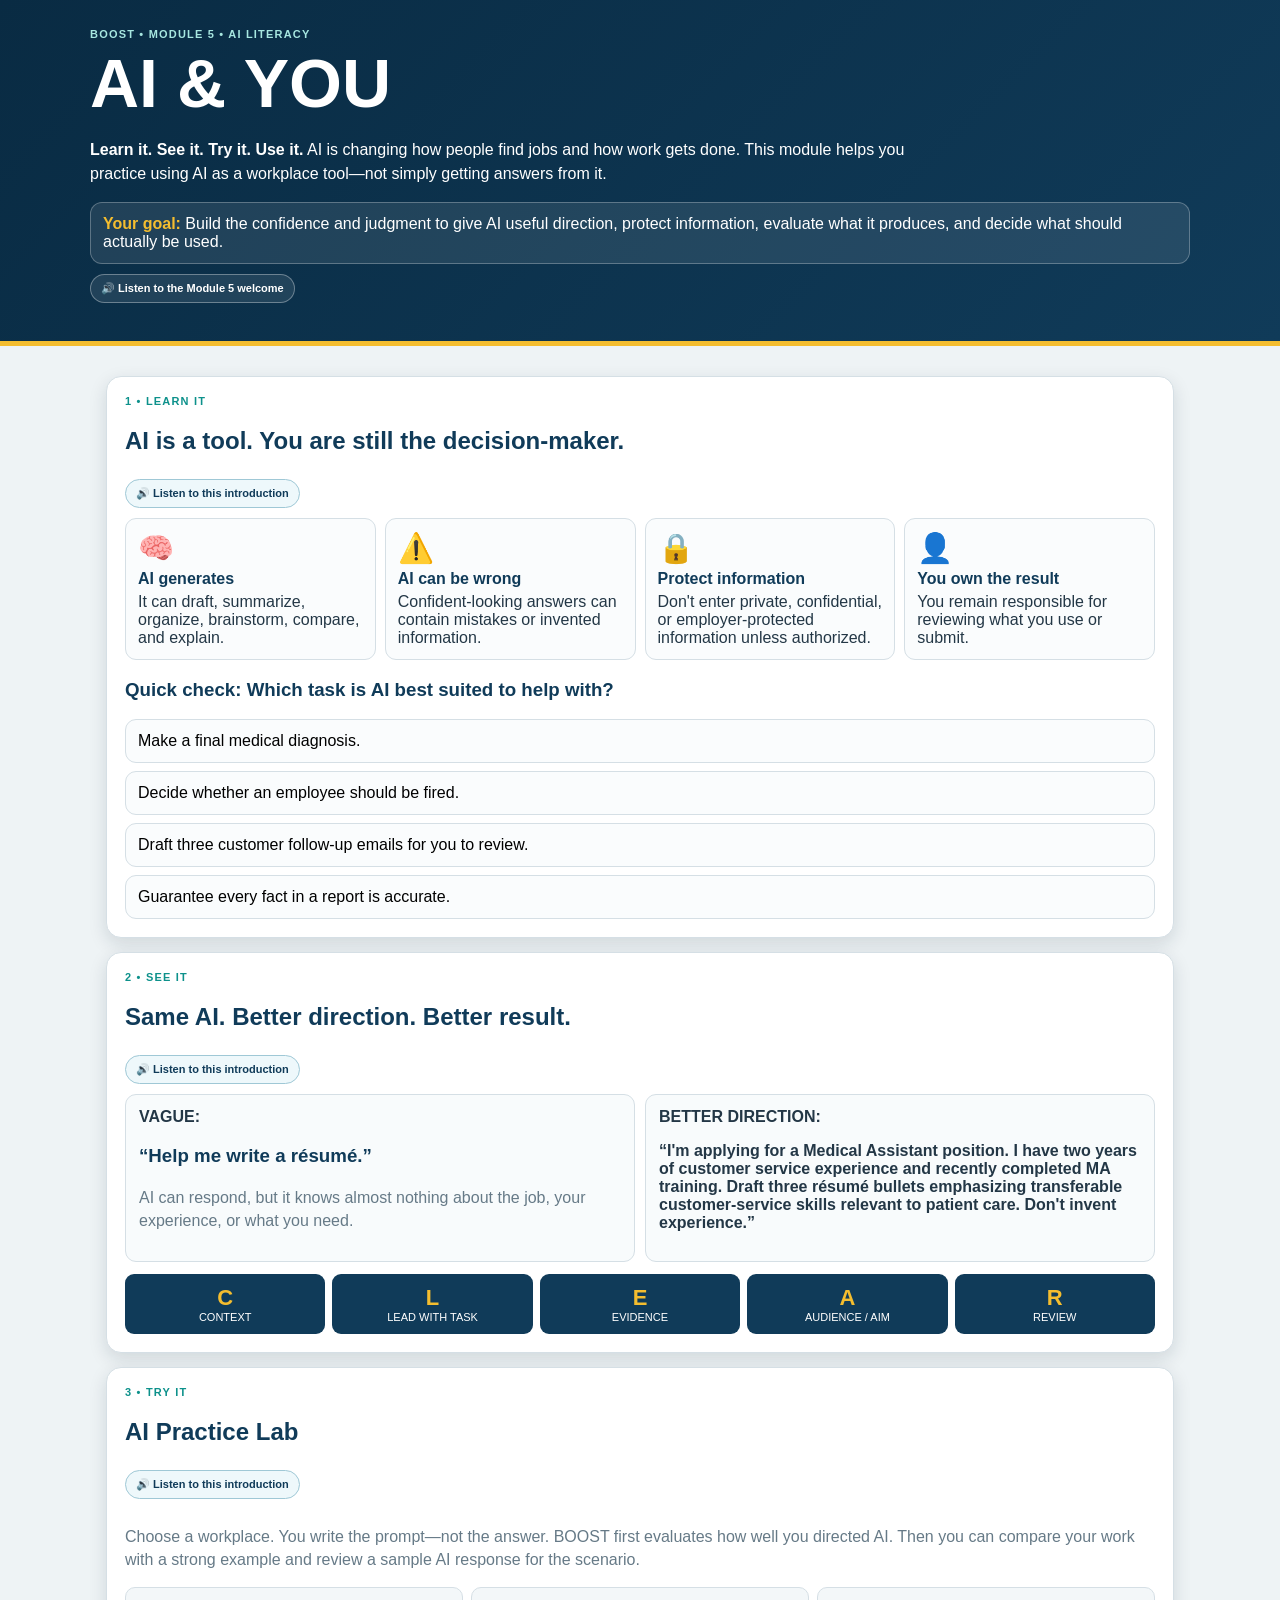
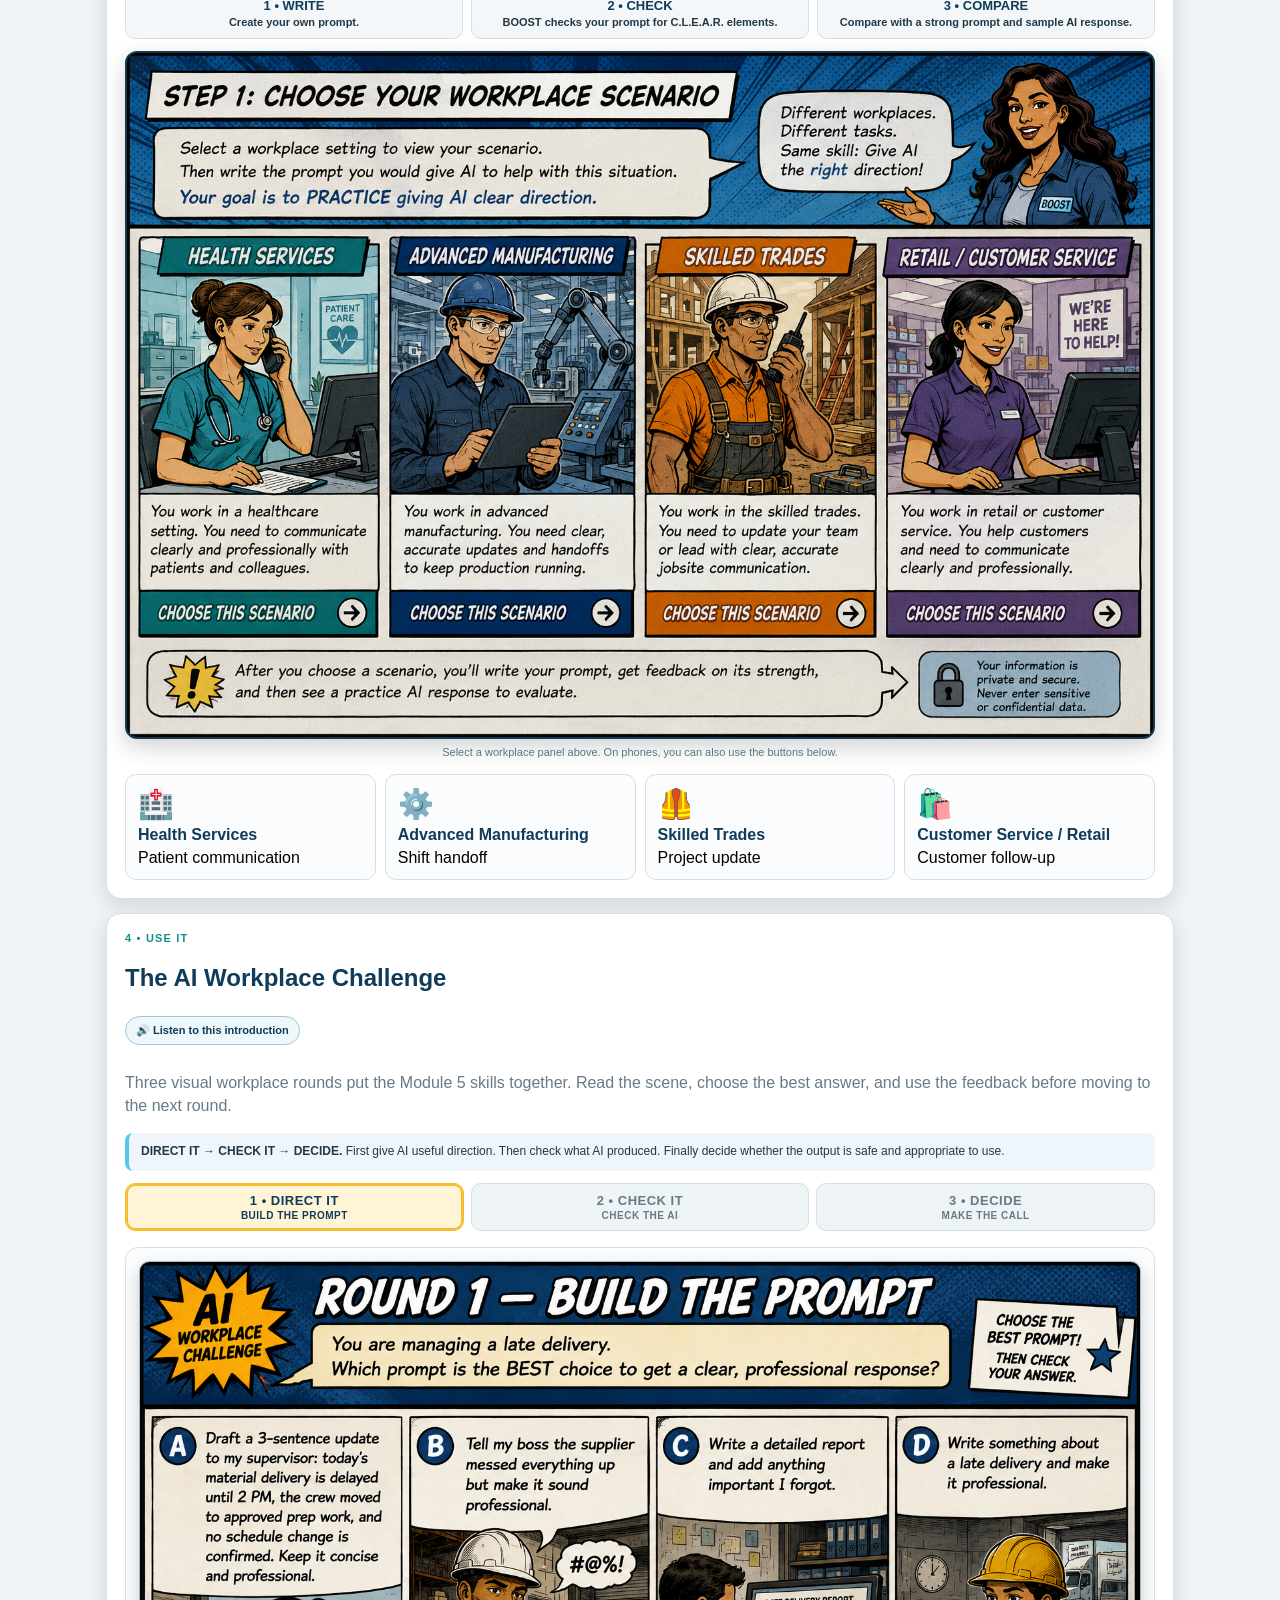
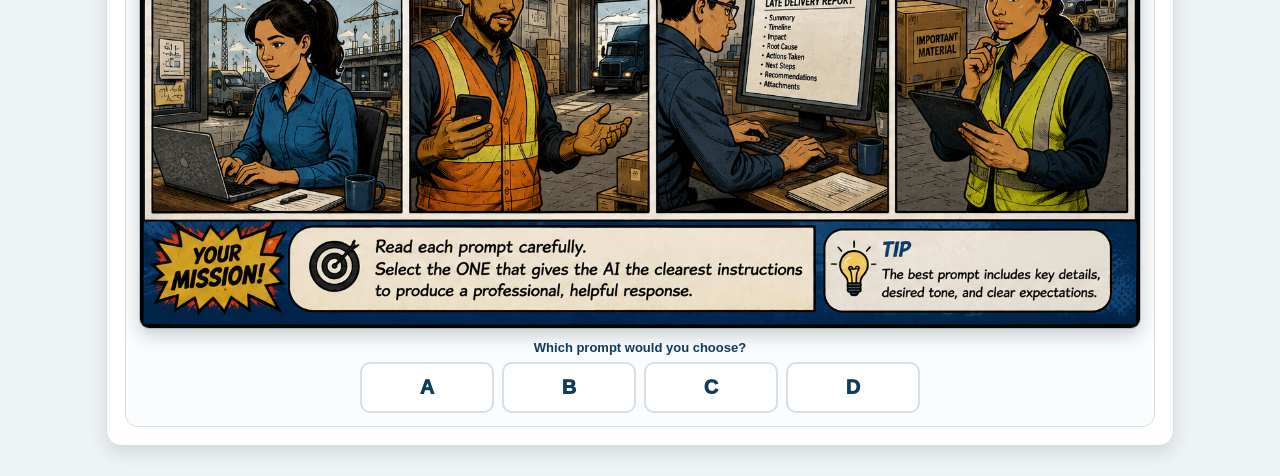
<file: index.html>
<!doctype html><html><head><meta charset="utf-8"><meta name="viewport" content="width=device-width,initial-scale=1"><title>BOOST Module 5 — AI & YOU</title>
<style>
:root{--n:#103b59;--t:#0d918b;--g:#f4bd2f;--i:#233746;--m:#667a87;--l:#d5dfe5}*{box-sizing:border-box}body{margin:0;font-family:Arial,sans-serif;background:#eef3f5;color:var(--i)}button,textarea{font:inherit}.w{max-width:1100px;margin:auto}.hero{background:linear-gradient(135deg,#092b43,var(--n));color:white;border-bottom:5px solid var(--g);padding:28px 16px}.hero h1{font-size:clamp(38px,7vw,68px);margin:4px 0}.hero p{max-width:820px;line-height:1.5}.goal{padding:12px;background:#ffffff18;border:1px solid #ffffff44;border-radius:12px}.goal b{color:var(--g)}main .w{padding:16px}.p{background:white;border:1px solid var(--l);border-radius:15px;padding:18px;margin:14px 0;box-shadow:0 6px 18px #1232}.step{font-size:11px;font-weight:900;letter-spacing:1.2px;color:var(--t);text-transform:uppercase}h2,h3{color:var(--n)}.sub{color:var(--m);line-height:1.45}.grid4{display:grid;grid-template-columns:repeat(4,1fr);gap:9px}.card,.sector,.ans{border:1px solid var(--l);border-radius:11px;padding:12px;background:#fafcfd}.card b,.sector b{display:block;color:var(--n);margin:5px 0}.ico{font-size:29px}.ans,.sector{cursor:pointer;text-align:left}.ans:hover,.sector:hover,.sector.sel{border-color:var(--t);background:#eef9f7}.answers{display:grid;gap:8px}.fb{display:none;margin-top:9px;padding:10px;border-radius:8px;background:#f1f6f8}.fb.show{display:block}.compare{display:grid;grid-template-columns:1fr 1fr;gap:10px}.box{border:1px solid var(--l);border-radius:11px;padding:13px;background:#f8fbfc}.clear{display:grid;grid-template-columns:repeat(5,1fr);gap:7px;margin-top:12px}.ci{background:var(--n);color:white;border-radius:9px;padding:9px;text-align:center;font-size:11px}.ci b{display:block;color:var(--g);font-size:22px}.lab{display:none}.lab.show{display:block}.scenario{background:#eaf7f5;border-left:4px solid var(--t);padding:13px;border-radius:9px;line-height:1.45}textarea{width:100%;min-height:120px;border:1px solid #b9c8d1;border-radius:9px;padding:11px}.btn{border:0;border-radius:9px;padding:11px 15px;font-weight:900;cursor:pointer;background:var(--n);color:white}.gold{background:var(--g);color:#24323b}.actions{display:flex;gap:8px;flex-wrap:wrap;margin-top:10px}.score{display:none}.score.show,.result.show{display:block}.row{display:grid;grid-template-columns:170px 1fr 40px;gap:8px;align-items:center;margin:8px 0}.bar{height:13px;background:#dce5e9;border-radius:99px;overflow:hidden}.bar span{display:block;height:100%;background:var(--t)}.ai{display:none;background:#f2f5f7;border:1px solid var(--l);padding:13px;border-radius:10px;margin-top:10px}.ai.show{display:block}.result{display:none}.rh{background:var(--n);color:white;border-radius:13px;padding:17px}.big{font-size:48px;color:var(--g);font-weight:1000}.privacy{background:#fff4d6;border-left:4px solid var(--g);padding:10px;border-radius:8px;margin-top:10px;font-size:13px}.badge{display:inline-block;background:#e7f4f2;border-radius:99px;padding:6px 9px;margin:3px;font-size:11px;font-weight:900}@media(max-width:750px){.grid4,.compare{grid-template-columns:1fr 1fr}.clear{grid-template-columns:1fr}}@media(max-width:480px){.grid4,.compare{grid-template-columns:1fr}}@media print{.hero,.content,.actions{display:none!important}.result{display:block!important}.p{box-shadow:none;border:0}}

.narrateBtn{border:1px solid #9fc8d6;background:#eef8fb;color:var(--n);border-radius:999px;padding:7px 10px;font-size:11px;font-weight:900;cursor:pointer;margin:4px 0 10px}
.narrateBtn:hover{background:#dff2f6}
.narratorDock{position:fixed;right:14px;bottom:14px;z-index:90;width:min(360px,calc(100vw - 28px));background:#092b43;color:#fff;border:1px solid #3d6680;border-radius:14px;box-shadow:0 14px 34px #0005;padding:11px;display:none}
.narratorDock.show{display:block}
.narratorTop{display:flex;justify-content:space-between;gap:8px;align-items:center}
.narratorTitle{font-size:11px;font-weight:900;letter-spacing:.9px;text-transform:uppercase;color:#a7e7e0}
.narratorNow{font-size:13px;font-weight:800;margin-top:4px;white-space:nowrap;overflow:hidden;text-overflow:ellipsis}
.narratorControls{display:flex;gap:6px;flex-wrap:wrap;margin-top:9px}
.narratorControls button{border:0;border-radius:7px;padding:7px 9px;font-size:11px;font-weight:900;cursor:pointer}
.nPlay{background:var(--g);color:#26343c}.nDark{background:#214b67;color:#fff}.nClose{background:#6d3940;color:#fff}
.narratorStatus{font-size:10px;color:#b8cedb;margin-top:7px;line-height:1.35}
@media print{.narratorDock,.narrateBtn{display:none!important}}


.visualSelector{margin:12px 0 16px}.selectorWrap{position:relative;border:2px solid #17384e;border-radius:12px;overflow:hidden;background:#0d3150;box-shadow:0 8px 22px #1233}.selectorWrap img{display:block;width:100%;height:auto}
.hotspot{position:absolute;top:27%;height:60%;border:0;background:transparent;cursor:pointer;border-radius:8px}
.hotspot:hover,.hotspot:focus{outline:4px solid rgba(244,189,47,.9);background:rgba(244,189,47,.08)}
.hotspot.health{left:1%;width:23.5%}.hotspot.mfg{left:25.5%;width:23.5%}.hotspot.trades{left:50.5%;width:22.5%}.hotspot.retail{left:74%;width:24%}
.selectorHint{text-align:center;color:var(--m);font-size:11px;margin-top:7px}
.fallbackSectors{margin-top:10px}
@media(max-width:600px){.selectorWrap{overflow-x:auto}.selectorWrap img{width:900px;max-width:none}.hotspot{display:none}.selectorHint:after{content:" Use the buttons below on smaller screens."}}


.clearItem{cursor:pointer;border:2px solid transparent}
.clearItem:hover,.clearItem:focus{border-color:var(--g);transform:translateY(-1px)}
.clearItem.active{background:#155274;border-color:var(--g)}
.clearExplain{display:none;margin-top:10px;border:1px solid var(--l);border-radius:11px;padding:13px;background:#f8fbfc}
.clearExplain.show{display:block}
.clearCompare{display:grid;grid-template-columns:1fr 1fr;gap:10px;margin-top:8px}
.exampleCard{border-radius:9px;padding:11px;font-size:12px;line-height:1.45}
.exampleCard.good{background:#e9f6ed;border:1px solid #b9ddc4}
.exampleCard.bad{background:#fff0f0;border:1px solid #e7c2c2}
.exampleCard b{display:block;margin-bottom:4px}
.flowSteps{display:grid;grid-template-columns:repeat(3,1fr);gap:8px;margin:12px 0}
.flowStep{background:#f3f7f9;border:1px solid var(--l);border-radius:10px;padding:10px;text-align:center;font-size:11px;font-weight:800}
.flowStep strong{display:block;color:var(--n);font-size:13px;margin-bottom:3px}
.pilotNote{background:#eef6fb;border-left:4px solid #55c7e8;border-radius:8px;padding:10px;margin-top:10px;font-size:12px;line-height:1.45}
#sampleResponseBtn{display:none}
#sampleResponseBtn.show{display:inline-block}
@media(max-width:700px){.clearCompare,.flowSteps{grid-template-columns:1fr}}


.challengeProgress{display:grid;grid-template-columns:repeat(3,1fr);gap:7px;margin:12px 0 16px}.challengeStage{border:1px solid var(--l);border-radius:10px;padding:9px 7px;text-align:center;background:#eef3f5;color:var(--m);font-size:10px;font-weight:900;letter-spacing:.5px;text-transform:uppercase}.challengeStage b{display:block;font-size:13px;color:inherit;margin-bottom:2px}.challengeStage.active{background:#fff5d6;border-color:var(--g);color:var(--n);box-shadow:inset 0 0 0 2px var(--g)}.challengeStage.done{background:#e8f5ec;border-color:#73aa84;color:#356947}.challengeStage.done:before{content:'✓ ';font-weight:1000}.challengeRound{display:none;border:1px solid var(--l);border-radius:13px;padding:13px;margin-top:10px;background:#fbfcfd}.challengeRound.active{display:block}.challengeArt{width:100%;height:auto;display:block;border-radius:10px;border:1px solid #aabac3;box-shadow:0 7px 18px #1233}.challengeInstruction{text-align:center;font-size:13px;font-weight:900;color:var(--n);margin:11px 0 7px}.letterAnswers{display:grid;grid-template-columns:repeat(4,1fr);gap:8px;max-width:560px;margin:0 auto}.letterAns{border:2px solid var(--l);border-radius:10px;background:#fff;padding:12px 6px;font-weight:1000;font-size:20px;color:var(--n);cursor:pointer}.letterAns:hover{border-color:var(--g);background:#fff9e6}.letterAns.correct{background:#e8f5ec;border-color:#4c9a67;color:#356947}.letterAns.wrong{background:#fff0f0;border-color:#b95050;color:#8d3838}.roundFeedback{display:none;margin:11px auto 0;max-width:760px;padding:11px 13px;border-radius:9px;background:#f1f6f8;line-height:1.45;font-size:13px}.roundFeedback.show{display:block}.roundContinue{display:none;text-align:center;margin-top:10px}.roundContinue.show{display:block}.challengeIntro{background:#eef6fb;border-left:4px solid #55c7e8;border-radius:8px;padding:10px 12px;font-size:12px;line-height:1.45}@media(max-width:600px){.challengeProgress{grid-template-columns:1fr}.letterAns{font-size:18px;padding:10px 4px}}
</style></head><body>
<header class="hero"><div class="w"><div class="step" style="color:#a7e7e0">BOOST • MODULE 5 • AI LITERACY</div><h1>AI & YOU</h1><p><b>Learn it. See it. Try it. Use it.</b> AI is changing how people find jobs and how work gets done. This module helps you practice using AI as a workplace tool—not simply getting answers from it.</p><div class="goal"><b>Your goal:</b> Build the confidence and judgment to give AI useful direction, protect information, evaluate what it produces, and decide what should actually be used.</div><button class="narrateBtn" style="margin-top:10px;background:#ffffff18;color:#fff;border-color:#ffffff55" onclick="narrate('intro')">🔊 Listen to the Module 5 welcome</button></div></header>
<main><div class="w"><div class="content">
<section class="p"><div class="step">1 • Learn It</div><h2>AI is a tool. You are still the decision-maker.</h2><button class="narrateBtn" onclick="narrate('learn')">🔊 Listen to this introduction</button><div class="grid4"><div class="card"><span class="ico">🧠</span><b>AI generates</b>It can draft, summarize, organize, brainstorm, compare, and explain.</div><div class="card"><span class="ico">⚠️</span><b>AI can be wrong</b>Confident-looking answers can contain mistakes or invented information.</div><div class="card"><span class="ico">🔒</span><b>Protect information</b>Don't enter private, confidential, or employer-protected information unless authorized.</div><div class="card"><span class="ico">👤</span><b>You own the result</b>You remain responsible for reviewing what you use or submit.</div></div><h3>Quick check: Which task is AI best suited to help with?</h3><div class="answers" id="learn"><button class="ans" onclick="quiz(this,0,false)">Make a final medical diagnosis.</button><button class="ans" onclick="quiz(this,0,false)">Decide whether an employee should be fired.</button><button class="ans" onclick="quiz(this,0,true)">Draft three customer follow-up emails for you to review.</button><button class="ans" onclick="quiz(this,0,false)">Guarantee every fact in a report is accurate.</button></div><div class="fb" id="f0"></div></section>
<section class="p"><div class="step">2 • See It</div><h2>Same AI. Better direction. Better result.</h2><button class="narrateBtn" onclick="narrate('see')">🔊 Listen to this introduction</button><div class="compare"><div class="box"><b>VAGUE:</b><h3>“Help me write a résumé.”</h3><p class="sub">AI can respond, but it knows almost nothing about the job, your experience, or what you need.</p></div><div class="box"><b>BETTER DIRECTION:</b><p><strong>“I'm applying for a Medical Assistant position. I have two years of customer service experience and recently completed MA training. Draft three résumé bullets emphasizing transferable customer-service skills relevant to patient care. Don't invent experience.”</strong></p></div></div><div class="clear">
<button type="button" class="ci clearItem" onclick="showClear('c',this)"><b>C</b>CONTEXT</button>
<button type="button" class="ci clearItem" onclick="showClear('l',this)"><b>L</b>LEAD WITH TASK</button>
<button type="button" class="ci clearItem" onclick="showClear('e',this)"><b>E</b>EVIDENCE</button>
<button type="button" class="ci clearItem" onclick="showClear('a',this)"><b>A</b>AUDIENCE / AIM</button>
<button type="button" class="ci clearItem" onclick="showClear('r',this)"><b>R</b>REVIEW</button>
</div>
<div class="clearExplain" id="clearExplain">
  <h3 id="clearTitle" style="margin-top:0">C — Context</h3>
  <p class="sub" id="clearWhy"></p>
  <div class="clearCompare">
    <div class="exampleCard bad"><b>NOT CLEAR</b><span id="clearBad"></span></div>
    <div class="exampleCard good"><b>CLEARER</b><span id="clearGood"></span></div>
  </div>
</div></section>
<section class="p"><div class="step">3 • Try It</div><h2>AI Practice Lab</h2><button class="narrateBtn" onclick="narrate('try')">🔊 Listen to this introduction</button><p class="sub">Choose a workplace. You write the prompt—not the answer. BOOST first evaluates how well you directed AI. Then you can compare your work with a strong example and review a sample AI response for the scenario.</p><div class="flowSteps">
<div class="flowStep"><strong>1 • WRITE</strong>Create your own prompt.</div>
<div class="flowStep"><strong>2 • CHECK</strong>BOOST checks your prompt for C.L.E.A.R. elements.</div>
<div class="flowStep"><strong>3 • COMPARE</strong>Compare with a strong prompt and sample AI response.</div>
</div>
<div class="visualSelector">
<div class="selectorWrap">
<img src="assets/images/boost_m5_workplace_scenario_selector.png" alt="Graphic novel workplace scenario selector showing Health Services, Advanced Manufacturing, Skilled Trades, and Retail or Customer Service">
<button class="hotspot health" aria-label="Choose Health Services scenario" onclick="pickVisual('health')"></button>
<button class="hotspot mfg" aria-label="Choose Advanced Manufacturing scenario" onclick="pickVisual('mfg')"></button>
<button class="hotspot trades" aria-label="Choose Skilled Trades scenario" onclick="pickVisual('trades')"></button>
<button class="hotspot retail" aria-label="Choose Retail or Customer Service scenario" onclick="pickVisual('retail')"></button>
</div>
<div class="selectorHint">Select a workplace panel above. On phones, you can also use the buttons below.</div>
</div>
<div class="grid4 fallbackSectors">
<button class="sector" data-sector="health" onclick="pick('health',this)"><span class="ico">🏥</span><b>Health Services</b>Patient communication</button>
<button class="sector" data-sector="mfg" onclick="pick('mfg',this)"><span class="ico">⚙️</span><b>Advanced Manufacturing</b>Shift handoff</button>
<button class="sector" data-sector="trades" onclick="pick('trades',this)"><span class="ico">🦺</span><b>Skilled Trades</b>Project update</button>
<button class="sector" data-sector="retail" onclick="pick('retail',this)"><span class="ico">🛍️</span><b>Customer Service / Retail</b>Customer follow-up</button>
</div><div class="lab" id="lab"><div class="scenario" id="sc"></div><button class="narrateBtn" onclick="narrateScenario()">🔊 Hear this workplace scenario</button><h3>Write the prompt you would give AI</h3><textarea id="prompt" placeholder="Give AI context, a clear task, important details, the audience/aim, and boundaries…"></textarea><div class="privacy">🔒 <b>Practice rule:</b> These scenarios are fictional. In real life, stop before entering private, confidential, patient, customer, employee, or employer-protected information into an AI tool.</div><div class="actions"><button class="btn" onclick="scorePrompt()">1 • CHECK MY PROMPT</button><button class="btn gold" onclick="example()">2 • LOAD A STRONG EXAMPLE PROMPT</button></div><div class="score" id="ps"><h3>Prompt Strength: <span id="pt">0</span>/5</h3><div id="rows"></div><div class="pilotNote"><b>Pilot note:</b> This version does not send your typed prompt to a live AI model. After you check your prompt, you can load a strong example and then view the sample AI response designed for this scenario.</div><div class="actions"><button class="btn gold" id="sampleResponseBtn" onclick="send()">3 • SHOW SAMPLE AI RESPONSE</button></div></div><div class="ai" id="ai"><b>SAMPLE AI RESPONSE FOR THIS SCENARIO</b><p id="ait"></p><h3>Would you use this response as written?</h3><div class="answers"><button class="ans" onclick="judge(this,'use')">USE IT</button><button class="ans" onclick="judge(this,'edit')">EDIT IT</button><button class="ans" onclick="judge(this,'reject')">REJECT IT</button></div><div class="fb" id="jf"></div></div></div></section>
<section class="p"><div class="step">4 • Use It</div><h2>The AI Workplace Challenge</h2><button class="narrateBtn" onclick="narrate('use')">🔊 Listen to this introduction</button><p class="sub">Three visual workplace rounds put the Module 5 skills together. Read the scene, choose the best answer, and use the feedback before moving to the next round.</p><div class="challengeIntro"><b>DIRECT IT → CHECK IT → DECIDE.</b> First give AI useful direction. Then check what AI produced. Finally decide whether the output is safe and appropriate to use.</div><div class="challengeProgress"><div class="challengeStage active" id="cp1"><b>1 • DIRECT IT</b>Build the Prompt</div><div class="challengeStage" id="cp2"><b>2 • CHECK IT</b>Check the AI</div><div class="challengeStage" id="cp3"><b>3 • DECIDE</b>Make the Call</div></div><div class="challengeRound active" id="round1"><img class="challengeArt" src="assets/images/boost_m5_round1_build_prompt.png" alt="Round 1 Build the Prompt workplace scenario with choices A through D"><div class="challengeInstruction">Which prompt would you choose?</div><div class="letterAnswers" id="r1"><button class="letterAns" onclick="challengeAnswer(1,'A',this)">A</button><button class="letterAns" onclick="challengeAnswer(1,'B',this)">B</button><button class="letterAns" onclick="challengeAnswer(1,'C',this)">C</button><button class="letterAns" onclick="challengeAnswer(1,'D',this)">D</button></div><div class="roundFeedback" id="cf1"></div><div class="roundContinue" id="cc1"><button class="btn gold" onclick="nextChallenge(2)">CONTINUE TO ROUND 2 →</button></div></div><div class="challengeRound" id="round2"><img class="challengeArt" src="assets/images/boost_m5_round2_check_ai.png" alt="Round 2 Check the AI workplace scenario with choices A through D"><div class="challengeInstruction">Which answer best identifies the problem?</div><div class="letterAnswers" id="r2"><button class="letterAns" onclick="challengeAnswer(2,'A',this)">A</button><button class="letterAns" onclick="challengeAnswer(2,'B',this)">B</button><button class="letterAns" onclick="challengeAnswer(2,'C',this)">C</button><button class="letterAns" onclick="challengeAnswer(2,'D',this)">D</button></div><div class="roundFeedback" id="cf2"></div><div class="roundContinue" id="cc2"><button class="btn gold" onclick="nextChallenge(3)">CONTINUE TO ROUND 3 →</button></div></div><div class="challengeRound" id="round3"><img class="challengeArt" src="assets/images/boost_m5_round3_make_call.png" alt="Round 3 Make the Call workplace privacy scenario with choices A through D"><div class="challengeInstruction">What would you do?</div><div class="letterAnswers" id="r3"><button class="letterAns" onclick="challengeAnswer(3,'A',this)">A</button><button class="letterAns" onclick="challengeAnswer(3,'B',this)">B</button><button class="letterAns" onclick="challengeAnswer(3,'C',this)">C</button><button class="letterAns" onclick="challengeAnswer(3,'D',this)">D</button></div><div class="roundFeedback" id="cf3"></div><div class="roundContinue" id="cc3"><button class="btn gold" onclick="finish()">SHOW MY AI LITERACY SNAPSHOT</button></div></div></section></div>
<section class="p result" id="result"><div class="step">Module 5 Results</div><button class="narrateBtn" onclick="narrateResults()">🔊 Hear my AI Literacy Snapshot</button><div class="rh"><div>AI LITERACY SNAPSHOT</div><div class="big" id="label">AI READY</div><div id="overall"></div></div><h3>What you practiced</h3><div id="skills"></div><h3>Badges earned</h3><div id="badges"></div><div class="box" style="margin-top:12px"><h3>BOOST Takeaway</h3><p id="take"></p><p><b>Remember:</b> Give AI useful direction. Protect information. Check what it produces. Use human judgment before acting.</p></div><div class="actions"><button class="btn gold" onclick="window.print()">PRINT / SAVE AS PDF</button><button class="btn" onclick="location.reload()">TRY AGAIN</button></div></section>
</div></main>
<script>


const AUDIO_FILES={
 intro:"assets/audio/boost_m5_00_welcome.mp3",
 learn:"assets/audio/boost_m5_01_learn_it.mp3",
 see:"assets/audio/boost_m5_02_see_it.mp3",
 try:"assets/audio/boost_m5_03_try_it.mp3",
 use:"assets/audio/boost_m5_08_use_it.mp3",
 health:"assets/audio/boost_m5_04_health_scenario.mp3",
 mfg:"assets/audio/boost_m5_05_manufacturing_scenario.mp3",
 trades:"assets/audio/boost_m5_06_trades_scenario.mp3",
 retail:"assets/audio/boost_m5_07_retail_scenario.mp3"
};
let boostAudio=null,lastAudioKey=null;
function audioTitle(key){
 const names={intro:"Welcome to AI & YOU",learn:"Learn It",see:"See It",try:"Try It",use:"Use It",health:"Health Services scenario",mfg:"Advanced Manufacturing scenario",trades:"Skilled Trades scenario",retail:"Customer Service / Retail scenario"};
 return names[key]||"BOOST Narration";
}
function playAudioKey(key){
 if(!AUDIO_FILES[key])return;
 if(boostAudio){boostAudio.pause();boostAudio.currentTime=0;}
 boostAudio=new Audio(AUDIO_FILES[key]); lastAudioKey=key;
 const dock=document.getElementById("narratorDock"); dock.classList.add("show");
 document.getElementById("narratorNow").textContent=audioTitle(key);
 document.getElementById("narratorStatus").textContent="Playing high-quality BOOST narration.";
 document.getElementById("pauseNarration").textContent="⏸ Pause";
 boostAudio.onended=()=>{document.getElementById("narratorStatus").textContent="Finished. Replay or close the audio guide.";document.getElementById("pauseNarration").textContent="▶ Replay";};
 boostAudio.onerror=()=>{document.getElementById("narratorStatus").textContent="Audio could not be loaded. Make sure the assets/audio folder is published with index.html.";};
 boostAudio.play().catch(()=>{document.getElementById("narratorStatus").textContent="Press Replay to start narration.";});
}
function narrate(key){playAudioKey(key)}
function narrateScenario(){if(!st.sector)return alert("Choose a workplace first.");playAudioKey(st.sector)}
function toggleNarration(){
 if(!boostAudio){if(lastAudioKey)playAudioKey(lastAudioKey);return;}
 if(boostAudio.ended){boostAudio.currentTime=0;boostAudio.play();document.getElementById("pauseNarration").textContent="⏸ Pause";return;}
 if(boostAudio.paused){boostAudio.play();document.getElementById("pauseNarration").textContent="⏸ Pause";document.getElementById("narratorStatus").textContent="Playing."}
 else{boostAudio.pause();document.getElementById("pauseNarration").textContent="▶ Resume";document.getElementById("narratorStatus").textContent="Paused."}
}
function replayNarration(){if(lastAudioKey)playAudioKey(lastAudioKey)}
function stopNarration(){if(boostAudio){boostAudio.pause();boostAudio.currentTime=0;}document.getElementById("pauseNarration").textContent="▶ Play";document.getElementById("narratorStatus").textContent="Stopped."}
function closeNarrator(){stopNarration();document.getElementById("narratorDock").classList.remove("show")}
function narrateResults(){
 const label=document.getElementById("label").textContent;
 const overall=document.getElementById("overall").textContent;
 const take=document.getElementById("take").textContent;
 document.getElementById("narratorDock").classList.add("show");
 document.getElementById("narratorNow").textContent="Your AI Literacy Snapshot";
 document.getElementById("narratorStatus").textContent=label+". "+overall+". "+take+" Results narration remains text-only in this pilot because the result is dynamic.";
}

const $=x=>document.getElementById(x);

const CLEAR_EXAMPLES={
 c:{
   title:"C — Context",
   why:"Context tells AI what is happening. Without it, AI has to guess what situation you are working in.",
   bad:"“Write a message.”",
   good:"“I work at a clinic front desk and a patient is calling about an upcoming follow-up appointment.”"
 },
 l:{
   title:"L — Lead with the Task",
   why:"State the action you want AI to take. A clear task keeps the response focused.",
   bad:"“Help me with this.”",
   good:"“Draft a short, friendly message explaining the check-in instructions.”"
 },
 e:{
   title:"E — Evidence / Details",
   why:"Give AI the facts it should use. This reduces guessing and makes the result more useful.",
   bad:"“Tell them what they need to know.”",
   good:"“Include that they should arrive 15 minutes early, check in at reception, and bring a photo ID.”"
 },
 a:{
   title:"A — Audience / Aim",
   why:"Tell AI who the response is for and what the response should accomplish.",
   bad:"“Make it sound good.”",
   good:"“Write this for a patient. Keep the tone clear, friendly, and easy to understand.”"
 },
 r:{
   title:"R — Review",
   why:"Review is the human step. Check facts, privacy, tone, and whether AI added anything that was not supported.",
   bad:"“AI wrote it, so I can send it.”",
   good:"“Compare the response with the source facts, remove anything unsupported, and check that no protected information is included before using it.”"
 }
};
function showClear(key,btn){
  const x=CLEAR_EXAMPLES[key],box=$("clearExplain");
  document.querySelectorAll(".clearItem").forEach(b=>b.classList.remove("active"));
  btn.classList.add("active");
  $("clearTitle").textContent=x.title;
  $("clearWhy").textContent=x.why;
  $("clearBad").textContent=x.bad;
  $("clearGood").textContent=x.good;
  box.classList.add("show");
  box.scrollIntoView({behavior:"smooth",block:"nearest"});
}
let st={sector:null,prompt:0,judge:false,done:[false,false,false,false],right:[false,false,false,false]};
const S={health:{text:"A patient needs directions for a follow-up appointment. Draft a friendly message: check in at reception, arrive 15 minutes early, bring photo ID. Do not include or invent medical information.",keys:[["patient","clinic","appointment"],["draft","write","message"],["15","photo id","reception"],["patient","friendly","clear"],["do not","don't","not invent"]],ai:"Hello! For your follow-up appointment, please check in at reception, arrive about 15 minutes early, and bring a photo ID. Contact the clinic if you need current directions."},mfg:{text:"Line 2 had two sensor faults. Maintenance reset the sensor twice and production resumed. Draft a concise handoff for the incoming team. Do not invent a cause or claim the issue is fixed.",keys:[["line 2","sensor","maintenance"],["draft","write","handoff"],["twice","resumed","monitor"],["incoming","next shift","team"],["do not","don't","not fixed","not invent"]],ai:"Shift handoff: Line 2 had two sensor faults. Maintenance reset the sensor twice and production resumed. Please monitor it next shift and follow normal escalation if the fault returns. Cause is not confirmed."},trades:{text:"Material delivery is delayed until 2 PM. The crew moved to approved preparation work that can be done safely. Draft a short update for the site lead. Do not blame the supplier or claim the schedule changed.",keys:[["delivery","material","crew"],["draft","write","update"],["2 pm","approved","prep","safely"],["site lead","supervisor","lead"],["do not","don't","no blame","not changed"]],ai:"Project update: Today's material delivery is expected at 2 PM. The crew has moved to approved preparation work that can be completed safely. No overall schedule change has been confirmed."},retail:{text:"A pickup order is delayed because an item is transferring from another store and is expected tomorrow. Draft a professional customer follow-up. Apologize, explain the expectation, and do not promise an exact pickup time.",keys:[["customer","pickup","order"],["draft","write","follow"],["tomorrow","transfer","delay","apolog"],["customer","professional","friendly"],["do not","don't","not promise","no exact"]],ai:"We apologize for the delay with your pickup order. The item is being transferred from another store and is currently expected tomorrow. We'll update you when it is ready rather than promising an exact pickup time."}};
function quiz(b,n,ok){if(st.done[n])return;st.done[n]=true;st.right[n]=ok;b.style.outline=ok?"3px solid #4c9a67":"3px solid #b95050";[...b.parentElement.children].forEach(x=>x.disabled=true);$("f"+n).className="fb show";$("f"+n).innerHTML=ok?"<b>Correct.</b> Strong AI literacy keeps a human responsible for direction, verification, and appropriate use.":"<b>Look again.</b> AI can support work, but professional-sounding output is not a substitute for facts, privacy, or human judgment."}
const CHALLENGE_KEYS={1:'A',2:'B',3:'B'};
const CHALLENGE_FEEDBACK={1:{right:'<b>✓ Strong choice.</b> This prompt gives AI the situation, the task, key facts, the audience, desired length, and professional tone. It provides useful direction without asking AI to invent missing information.',wrong:'<b>Not quite.</b> The strongest prompt gives AI clear facts, a specific task, an audience, and useful boundaries. Look again at the four prompts and choose the one that best follows C.L.E.A.R.'},2:{right:'<b>✓ Exactly.</b> The actual notes never identify overheating as the cause and never say the issue was permanently fixed. AI added unsupported information. Professional language does not make an invented claim true.',wrong:'<b>Look closely at the evidence.</b> Compare every factual claim in the AI response with the actual notes. The key problem is not length or vocabulary—it is whether AI added information that was never provided.'},3:{right:'<b>✓ Correct — Reject / Rework.</b> An accurate, professional response can still be unsafe. Remove the protected information and reconsider whether it should have been entered into the AI tool at all.',wrong:'<b>Not the safest choice.</b> Accuracy and professional tone do not override privacy. Protected information should not be exposed simply because the rest of the message is correct.'}};
function challengeAnswer(round,letter,btn){if(st.done[round])return;const ok=letter===CHALLENGE_KEYS[round];st.done[round]=true;st.right[round]=ok;document.querySelectorAll('#r'+round+' .letterAns').forEach(x=>x.disabled=true);btn.classList.add(ok?'correct':'wrong');const correctIndex=['A','B','C','D'].indexOf(CHALLENGE_KEYS[round]);const buttons=[...document.querySelectorAll('#r'+round+' .letterAns')];if(buttons[correctIndex])buttons[correctIndex].classList.add('correct');$('cf'+round).className='roundFeedback show';$('cf'+round).innerHTML=ok?CHALLENGE_FEEDBACK[round].right:CHALLENGE_FEEDBACK[round].wrong;$('cc'+round).classList.add('show');$('cp'+round).classList.remove('active');$('cp'+round).classList.add('done');}
function nextChallenge(round){document.querySelectorAll('.challengeRound').forEach(x=>x.classList.remove('active'));$('round'+round).classList.add('active');document.querySelectorAll('.challengeStage').forEach(x=>x.classList.remove('active'));$('cp'+round).classList.add('active');$('round'+round).scrollIntoView({behavior:'smooth',block:'start'});}


function pickVisual(k){
 const btn=document.querySelector('.sector[data-sector="'+k+'"]');
 pick(k,btn);
 playAudioKey(k);
}

function pick(k,b){st.sector=k;document.querySelectorAll(".sector").forEach(x=>x.classList.remove("sel"));if(b)b.classList.add("sel");$("lab").classList.add("show");$("sc").innerHTML="<b>"+b.innerText.split("\n")[0]+" scenario</b><br>"+S[k].text;$("prompt").value="";$("ps").classList.remove("show");$("ai").classList.remove("show");$("sampleResponseBtn").classList.remove("show")}
function scorePrompt(){if(!st.sector)return;let t=$("prompt").value.toLowerCase();if(!t.trim())return alert("Write a prompt first.");let hit=S[st.sector].keys.map(a=>a.some(x=>t.includes(x)));st.prompt=hit.filter(Boolean).length;$("pt").textContent=st.prompt;let labs=["Context","Clear task","Evidence / details","Audience / aim","Boundary / constraint"];$("rows").innerHTML=labs.map((x,i)=>`<div class="row"><span>${x}</span><div class="bar"><span style="width:${hit[i]?100:15}%"></span></div><b>${hit[i]?"✓":"+"}</b></div>`).join("");$("ps").classList.add("show");$("sampleResponseBtn").classList.add("show")}
function example(){if(!st.sector)return alert("Choose a workplace first.");let e={health:"Draft a clear, friendly message to a clinic patient: check in at reception, arrive 15 minutes early, and bring photo ID. Do not include or invent medical information.",mfg:"Draft a concise shift-handoff note for the incoming team. Line 2 had two sensor faults; maintenance reset it twice and production resumed. Ask the next shift to monitor it. Do not invent a cause or claim it is fixed.",trades:"Draft a concise professional update to the site lead: material delivery is delayed until 2 PM and the crew moved to approved preparation work that can be done safely. Do not blame the supplier or claim the schedule changed.",retail:"Draft a brief professional follow-up to a customer apologizing that their pickup order is delayed because an item is transferring from another store and is expected tomorrow. Do not promise an exact pickup time."};$("prompt").value=e[st.sector];scorePrompt();$("sampleResponseBtn").classList.add("show")}
function send(){$("ait").textContent=S[st.sector].ai;$("ai").classList.add("show")}
function judge(b,v){st.judge=v==="use";document.querySelectorAll("#ai .ans").forEach(x=>x.disabled=true);b.style.outline=st.judge?"3px solid #4c9a67":"3px solid #b95050";$("jf").className="fb show";$("jf").innerHTML=st.judge?"<b>Strong judgment.</b> The practice response stays within the provided facts and boundaries. You still review it before use.":"<b>Look again.</b> This response stays within the provided facts and boundaries. Editing is always allowed, but the key skill is recognizing whether the output is supported and appropriate."}
function finish(){if(!st.sector)return alert("Complete the Practice Lab first.");if(!st.done.slice(1).every(Boolean))return alert("Complete all three Workplace Challenge rounds.");let direction=Math.round((st.prompt/5+(st.right[1]?1:0))/2*100),privacy=st.right[3]?100:40,review=Math.round(((st.judge?1:0)+(st.right[2]?1:0))/2*100),judgment=Math.round(((st.judge?1:0)+st.right.slice(1).filter(Boolean).length/3)/2*100),vals=[direction,st.prompt*20,privacy,review,judgment],avg=Math.round(vals.reduce((a,b)=>a+b,0)/5);$("label").textContent=avg>=85?"AI READY":avg>=70?"STRONG FOUNDATION":avg>=55?"BUILDING AI CONFIDENCE":"KEEP PRACTICING";$("overall").textContent="Overall practice score: "+avg+"%";let rows=[["Giving AI Clear Direction",direction],["Building a Strong Prompt",st.prompt*20],["Protecting Information",privacy],["Evaluating AI Output",review],["Human Judgment",judgment]];$("skills").innerHTML=rows.map(([x,v])=>`<div class="row"><span>${x}</span><div class="bar"><span style="width:${v}%"></span></div><b>${v}%</b></div>`).join("");let badges=[];if(st.prompt>=4)badges.push("🧭 Clear Director");if(privacy===100)badges.push("🔒 Privacy Protector");if(review>=75)badges.push("🔎 AI Fact Checker");if(judgment>=75)badges.push("🧠 Human in the Loop");$("badges").innerHTML=(badges.length?badges:["🎯 Practice Completed"]).map(x=>`<span class="badge">${x}</span>`).join("");$("take").textContent=avg>=70?"You have a useful foundation for directing AI and reviewing its work. Keep applying these habits to workplace tasks while following employer rules and protecting information.":"AI literacy grows through practice. Focus on clearer prompts, privacy, and slowing down to verify AI output before acting.";$("result").classList.add("show");boostOfferCompletion("ai",$("result"));$("result").scrollIntoView({behavior:"smooth"})}

function boostOfferCompletion(moduleId,mount){
 const p=new URLSearchParams(location.search),returnUrl=p.get('boost_return'),requested=p.get('boost_module'),nonce=p.get('boost_nonce');
 if(!returnUrl||requested!==moduleId||!nonce||!mount)return;
 let target;
 try{target=new URL(returnUrl,location.href);if(!['https://pinal.boostpathways.org','https://pinalworkforce1-del.github.io'].includes(target.origin))return}catch(_){return}
 let box=document.getElementById('boostCompletionReturn');
 if(!box){box=document.createElement('div');box.id='boostCompletionReturn';box.style.cssText='margin:20px 0;padding:20px;border:3px solid #16835b;border-radius:16px;background:#effff7;text-align:center';mount.appendChild(box)}
 box.innerHTML='<h3 style="margin:0 0 8px">Activity Complete</h3><p style="margin:0 0 14px">Return to BOOST Pathways to save this completion and unlock your next step.</p><button type="button" id="boostSaveReturn" style="padding:13px 20px;border:0;border-radius:10px;background:#0d6248;color:#fff;font-weight:900;cursor:pointer">Save Completion & Return to BOOST</button>';
 document.getElementById('boostSaveReturn').onclick=function(){
   const evidence={module:'ai',source:'ai_literacy_completed_activity',version:2,completedAt:new Date().toISOString(),sector:st.sector||null,promptScore:st.prompt,challengeCompleted:st.done.slice(1).every(Boolean),resultLabel:document.getElementById('label')?.textContent||'',overallScore:document.getElementById('overall')?.textContent||''};
   if(!evidence.challengeCompleted){alert('Complete the workplace challenge before saving.');return}
   target.searchParams.set('boost_complete',moduleId);target.searchParams.set('boost_nonce',nonce);
   const hash=new URLSearchParams();hash.set('boost_ai_receipt',JSON.stringify({nonce,evidence}));target.hash=hash.toString();
   location.assign(target.toString())
 };
}

</script>
<div class="narratorDock" id="narratorDock" aria-live="polite">
  <div class="narratorTop">
    <div><div class="narratorTitle">BOOST Audio Guide</div><div class="narratorNow" id="narratorNow">Ready</div></div>
    <button class="nClose" onclick="closeNarrator()" aria-label="Close audio guide">✕</button>
  </div>
  <div class="narratorControls">
    <button class="nPlay" id="pauseNarration" onclick="toggleNarration()">⏸ Pause</button>
    <button class="nDark" onclick="replayNarration()">↻ Replay</button>
    <button class="nDark" onclick="stopNarration()">■ Stop</button>
  </div>
  <div class="narratorStatus" id="narratorStatus">High-quality narration is optional and participant-controlled.</div>
</div>

</body></html>
</file>
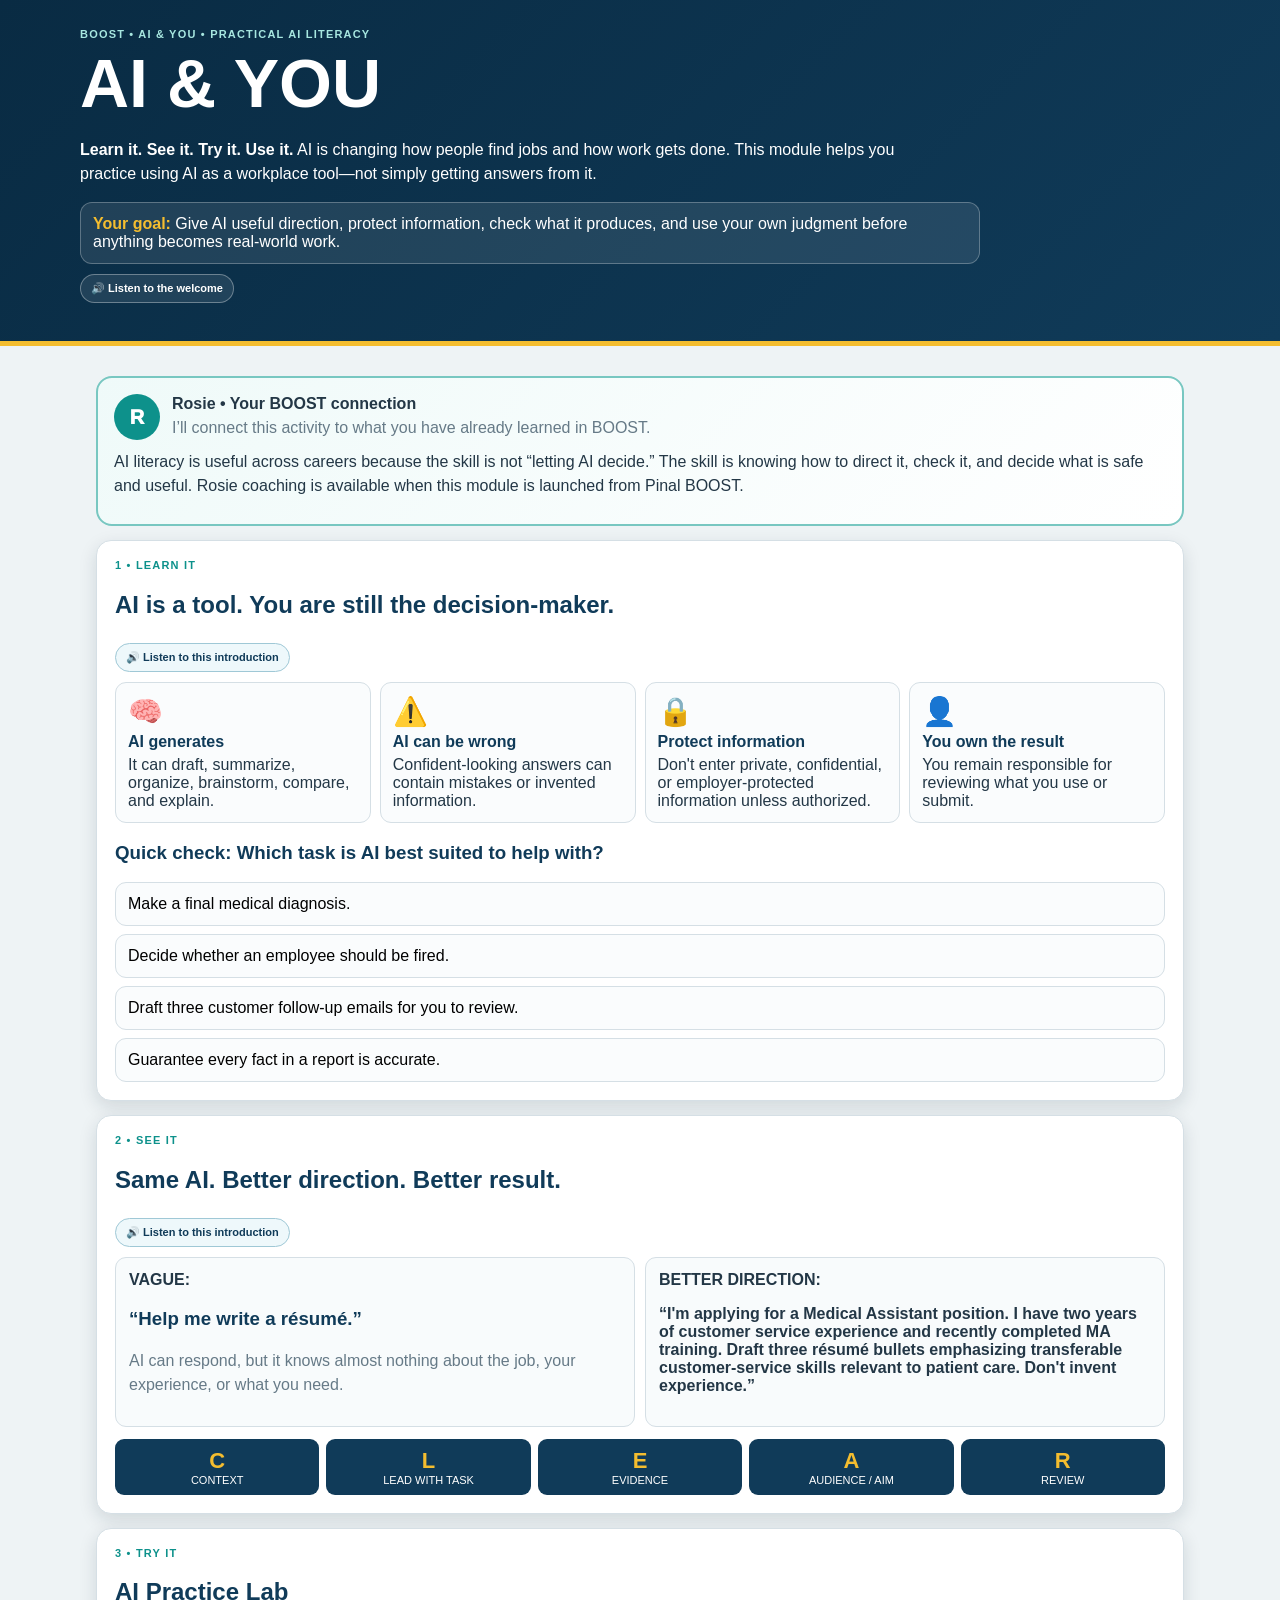
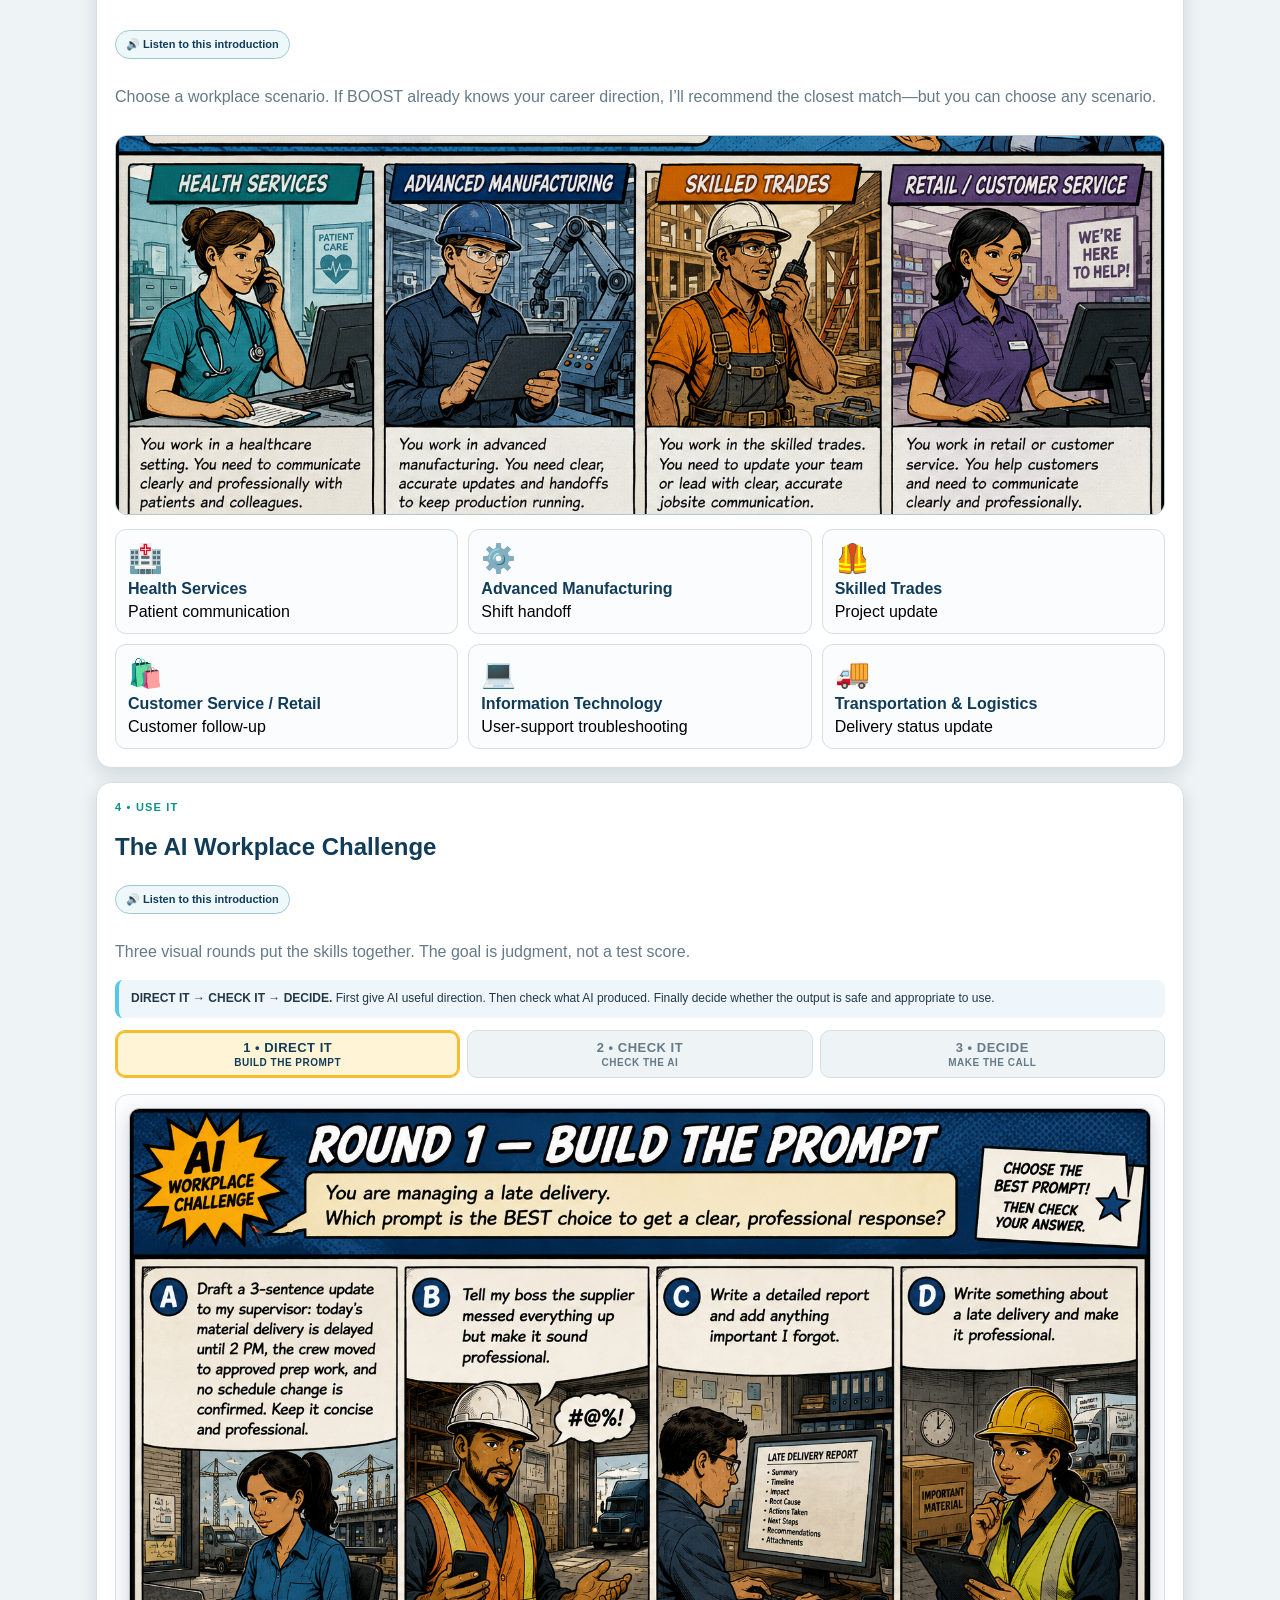
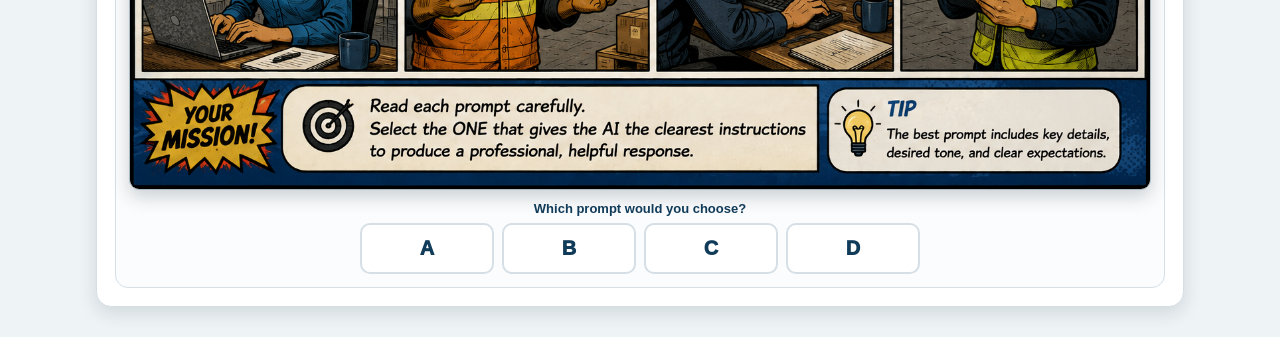
<file: ai-you-v2.html>
<!doctype html>
<html lang="en">
<head>
<meta charset="utf-8">
<meta name="viewport" content="width=device-width,initial-scale=1">
<title>BOOST — AI & YOU</title>
<style>
:root{--n:#103b59;--n2:#092b43;--t:#0d918b;--g:#f4bd2f;--i:#233746;--m:#667a87;--l:#d5dfe5;--bg:#eef3f5;--ok:#2f7d4a;--warn:#9b6a00}
*{box-sizing:border-box}body{margin:0;font-family:Arial,sans-serif;background:var(--bg);color:var(--i)}button,textarea{font:inherit}.w{max-width:1120px;margin:auto}.hero{background:linear-gradient(135deg,#092b43,var(--n));color:white;border-bottom:5px solid var(--g);padding:28px 16px}.hero h1{font-size:clamp(38px,7vw,68px);margin:4px 0}.hero p{max-width:860px;line-height:1.5}.goal{padding:12px;background:#ffffff18;border:1px solid #ffffff44;border-radius:12px;max-width:900px}.goal b{color:var(--g)}
main .w{padding:16px}.p{background:white;border:1px solid var(--l);border-radius:15px;padding:18px;margin:14px 0;box-shadow:0 6px 18px #1232}.step{font-size:11px;font-weight:900;letter-spacing:1.2px;color:var(--t);text-transform:uppercase}h2,h3{color:var(--n)}.sub{color:var(--m);line-height:1.5}.grid4{display:grid;grid-template-columns:repeat(4,1fr);gap:9px}.grid6{display:grid;grid-template-columns:repeat(3,1fr);gap:10px}.card,.sector,.ans{border:1px solid var(--l);border-radius:11px;padding:12px;background:#fafcfd}.card b,.sector b{display:block;color:var(--n);margin:5px 0}.ico{font-size:28px}.ans,.sector{cursor:pointer;text-align:left}.ans:hover,.sector:hover,.sector.sel{border-color:var(--t);background:#eef9f7}.sector.recommended{border:3px solid var(--g);position:relative}.sector.recommended:before{content:"RECOMMENDED FOR YOUR BOOST DIRECTION";display:block;font-size:9px;font-weight:1000;color:#6b5100;margin-bottom:5px}.answers{display:grid;gap:8px}.fb{display:none;margin-top:9px;padding:10px;border-radius:8px;background:#f1f6f8;line-height:1.5}.fb.show{display:block}.compare{display:grid;grid-template-columns:1fr 1fr;gap:10px}.box{border:1px solid var(--l);border-radius:11px;padding:13px;background:#f8fbfc}.clear{display:grid;grid-template-columns:repeat(5,1fr);gap:7px;margin-top:12px}.ci{background:var(--n);color:white;border:0;border-radius:9px;padding:9px;text-align:center;font-size:11px;cursor:pointer}.ci b{display:block;color:var(--g);font-size:22px}.ci.active{outline:3px solid var(--g)}.clearExplain{display:none;margin-top:10px;border:1px solid var(--l);border-radius:11px;padding:13px;background:#f8fbfc}.clearExplain.show{display:block}.clearCompare{display:grid;grid-template-columns:1fr 1fr;gap:10px}.exampleCard{border-radius:9px;padding:11px;font-size:12px;line-height:1.45}.exampleCard.good{background:#e9f6ed;border:1px solid #b9ddc4}.exampleCard.bad{background:#fff0f0;border:1px solid #e7c2c2}.lab{display:none}.lab.show{display:block}.scenario{background:#eaf7f5;border-left:4px solid var(--t);padding:13px;border-radius:9px;line-height:1.5}textarea{width:100%;min-height:120px;border:1px solid #b9c8d1;border-radius:9px;padding:11px}.btn{border:0;border-radius:9px;padding:11px 15px;font-weight:900;cursor:pointer;background:var(--n);color:white}.btn.gold{background:var(--g);color:#24323b}.btn.teal{background:var(--t)}.btn.light{background:#eef4f7;color:var(--n);border:1px solid #b9c8d1}.btn:disabled{opacity:.55;cursor:wait}.actions{display:flex;gap:8px;flex-wrap:wrap;margin-top:10px}.score{display:none}.score.show,.result.show{display:block}
.celebration{display:none;position:relative;overflow:hidden;margin:-2px 0 18px;padding:26px 18px;border-radius:18px;background:linear-gradient(135deg,#0b3654,#126b72);color:#fff;text-align:center;border:4px solid var(--g);box-shadow:0 16px 38px #092b4340}.celebration.show{display:block}.celebration h2{color:#fff;font-size:clamp(28px,5vw,48px);margin:4px 0}.celebration p{font-size:16px;margin:6px auto;max-width:760px}.celebration .burst{font-size:38px;letter-spacing:12px;animation:burstPulse 1.1s ease-in-out infinite}
.confettiLayer{position:fixed;inset:0;z-index:2147483000;pointer-events:none;overflow:hidden}.confettiPiece{position:absolute;top:-30px;width:10px;height:18px;border-radius:2px;animation:confettiFall var(--dur) linear forwards;transform:rotate(var(--rot))}.firework{position:fixed;z-index:2147482999;width:10px;height:10px;border-radius:50%;pointer-events:none;box-shadow:0 -42px 0 #f4bd2f,30px -30px 0 #fff,42px 0 0 #49c6d1,30px 30px 0 #f4bd2f,0 42px 0 #fff,-30px 30px 0 #49c6d1,-42px 0 0 #f4bd2f,-30px -30px 0 #fff;animation:fireworkPop .9s ease-out forwards}
.certificate{display:none;margin:18px 0;padding:34px 30px;border:8px double #d6a52d;background:linear-gradient(135deg,#fffef8,#f7fbfd);text-align:center;box-shadow:0 10px 26px #0002}.certificate.show{display:block}.certificate .certKicker{font-weight:1000;letter-spacing:.16em;color:#7c6320;font-size:12px}.certificate h2{font-size:clamp(30px,5vw,50px);margin:12px 0 4px;color:var(--n)}.certificate .certName{font-size:clamp(25px,4vw,40px);font-weight:1000;color:#0d746f;margin:18px 0;border-bottom:2px solid #b9cbd3;padding-bottom:9px}.certificate .certText{font-size:16px;line-height:1.55;max-width:760px;margin:auto}.certificate .certDate{margin-top:20px;font-weight:900;color:#526773}
@keyframes burstPulse{50%{transform:scale(1.08)}}@keyframes confettiFall{to{transform:translate3d(var(--drift),110vh,0) rotate(calc(var(--rot) + 720deg));opacity:.95}}@keyframes fireworkPop{0%{transform:scale(.1);opacity:0}35%{opacity:1}100%{transform:scale(1.7);opacity:0}}
@media print{body.printCertificate main .p:not(#result),body.printCertificate #result>*:not(#aiCertificate),body.printCertificate .narratorDock,body.printCertificate #boostCompletionReturn{display:none!important}body.printCertificate #result{display:block!important;border:0!important;box-shadow:none!important;margin:0!important;padding:0!important}body.printCertificate #aiCertificate{display:block!important;box-shadow:none!important;margin:0!important;min-height:9in;padding:1in .65in}body.printCertificate .certificate .certName{font-size:32pt}body.printCertificate .certificate h2{font-size:34pt}}
.row{display:grid;grid-template-columns:190px 1fr 120px;gap:8px;align-items:center;margin:8px 0}.bar{height:13px;background:#dce5e9;border-radius:99px;overflow:hidden}.bar span{display:block;height:100%;background:var(--t)}.privacy{background:#fff4d6;border-left:4px solid var(--g);padding:10px;border-radius:8px;margin-top:10px;font-size:13px;line-height:1.45}.pilotNote{background:#eef6fb;border-left:4px solid #55c7e8;border-radius:8px;padding:10px;margin-top:10px;font-size:12px;line-height:1.45}.badge{display:inline-block;background:#e7f4f2;border-radius:99px;padding:6px 9px;margin:3px;font-size:11px;font-weight:900}
.rosie{border:2px solid #78c7c1;background:linear-gradient(135deg,#effaf9,#fff);border-radius:16px;padding:16px;margin:14px 0}.rosieHead{display:flex;gap:12px;align-items:center}.rosieMark{width:46px;height:46px;border-radius:50%;display:grid;place-items:center;background:var(--t);color:#fff;font-weight:1000;font-size:20px}.rosieText{line-height:1.5}.rosieResponse{display:none;margin-top:12px;padding:12px;border-radius:10px;background:#fff;border:1px solid #bcdad7;white-space:pre-wrap;line-height:1.5}.rosieResponse.show{display:block}.careerChip{display:inline-block;background:#e8f5f3;border:1px solid #add8d4;border-radius:99px;padding:7px 10px;font-size:12px;font-weight:900;color:#155d59}
.scenarioArt{width:100%;border-radius:12px;border:1px solid #b7c5cd;margin:10px 0;max-height:380px;object-fit:cover}.challengeProgress{display:grid;grid-template-columns:repeat(3,1fr);gap:7px;margin:12px 0 16px}.challengeStage{border:1px solid var(--l);border-radius:10px;padding:9px 7px;text-align:center;background:#eef3f5;color:var(--m);font-size:10px;font-weight:900;letter-spacing:.5px;text-transform:uppercase}.challengeStage b{display:block;font-size:13px;color:inherit;margin-bottom:2px}.challengeStage.active{background:#fff5d6;border-color:var(--g);color:var(--n);box-shadow:inset 0 0 0 2px var(--g)}.challengeStage.done{background:#e8f5ec;border-color:#73aa84;color:#356947}.challengeRound{display:none;border:1px solid var(--l);border-radius:13px;padding:13px;margin-top:10px;background:#fbfcfd}.challengeRound.active{display:block}.challengeArt{width:100%;height:auto;display:block;border-radius:10px;border:1px solid #aabac3;box-shadow:0 7px 18px #1233}.challengeInstruction{text-align:center;font-size:13px;font-weight:900;color:var(--n);margin:11px 0 7px}.letterAnswers{display:grid;grid-template-columns:repeat(4,1fr);gap:8px;max-width:560px;margin:0 auto}.letterAns{border:2px solid var(--l);border-radius:10px;background:#fff;padding:12px 6px;font-weight:1000;font-size:20px;color:var(--n);cursor:pointer}.letterAns:hover{border-color:var(--g);background:#fff9e6}.letterAns.correct{background:#e8f5ec;border-color:#4c9a67;color:#356947}.letterAns.wrong{background:#fff0f0;border-color:#b95050;color:#8d3838}.roundFeedback{display:none;margin:11px auto 0;max-width:760px;padding:11px 13px;border-radius:9px;background:#f1f6f8;line-height:1.45;font-size:13px}.roundFeedback.show{display:block}.roundContinue{display:none;text-align:center;margin-top:10px}.roundContinue.show{display:block}.challengeIntro{background:#eef6fb;border-left:4px solid #55c7e8;border-radius:8px;padding:10px 12px;font-size:12px;line-height:1.45}
.result{display:none}.rh{background:var(--n);color:white;border-radius:13px;padding:17px}.rh h2{color:#fff;margin:4px 0}.snapshotGrid{display:grid;grid-template-columns:repeat(2,1fr);gap:10px;margin-top:12px}.snap{border:1px solid var(--l);border-radius:12px;padding:13px;background:#fafcfd}.snap b{display:block;color:var(--n);margin-bottom:5px}.statusGood{color:var(--ok);font-weight:900}.statusPractice{color:#6e5a00;font-weight:900}.reflection{background:#f7fafb;border:1px solid var(--l);border-radius:12px;padding:13px;margin-top:12px}.saveStatus{font-size:12px;font-weight:800;margin-top:10px;color:#43606f}
.narrateBtn{border:1px solid #9fc8d6;background:#eef8fb;color:var(--n);border-radius:999px;padding:7px 10px;font-size:11px;font-weight:900;cursor:pointer;margin:4px 0 10px}.narratorDock{position:fixed;right:14px;bottom:14px;z-index:90;width:min(360px,calc(100vw - 28px));background:#092b43;color:#fff;border:1px solid #3d6680;border-radius:14px;box-shadow:0 14px 34px #0005;padding:11px;display:none}.narratorDock.show{display:block}.narratorTop{display:flex;justify-content:space-between;gap:8px;align-items:center}.narratorTitle{font-size:11px;font-weight:900;letter-spacing:.9px;text-transform:uppercase;color:#a7e7e0}.narratorNow{font-size:13px;font-weight:800;margin-top:4px;white-space:nowrap;overflow:hidden;text-overflow:ellipsis}.narratorControls{display:flex;gap:6px;flex-wrap:wrap;margin-top:9px}.narratorControls button{border:0;border-radius:7px;padding:7px 9px;font-size:11px;font-weight:900;cursor:pointer}.nPlay{background:var(--g);color:#26343c}.nDark{background:#214b67;color:#fff}.nClose{background:#6d3940;color:#fff}.narratorStatus{font-size:10px;color:#b8cedb;margin-top:7px;line-height:1.35}
@media(max-width:800px){.grid4,.grid6{grid-template-columns:1fr 1fr}.clear{grid-template-columns:1fr}.compare,.clearCompare,.snapshotGrid{grid-template-columns:1fr}.row{grid-template-columns:1fr}.challengeProgress{grid-template-columns:1fr}}
@media(max-width:500px){.grid4,.grid6{grid-template-columns:1fr}.letterAnswers{grid-template-columns:1fr 1fr}.hero h1{font-size:44px}}
@media print{.hero,.content,.actions,.narratorDock,.narrateBtn,.rosie .btn{display:none!important}.result{display:block!important}.p{box-shadow:none;border:0}}
</style>
</head>
<body>
<header class="hero"><div class="w">
<div class="step" style="color:#a7e7e0">BOOST • AI & YOU • PRACTICAL AI LITERACY</div>
<h1>AI & YOU</h1>
<p><b>Learn it. See it. Try it. Use it.</b> AI is changing how people find jobs and how work gets done. This module helps you practice using AI as a workplace tool—not simply getting answers from it.</p>
<div class="goal"><b>Your goal:</b> Give AI useful direction, protect information, check what it produces, and use your own judgment before anything becomes real-world work.</div>
<button class="narrateBtn" style="margin-top:10px;background:#ffffff18;color:#fff;border-color:#ffffff55" onclick="narrate('intro')">🔊 Listen to the welcome</button>
</div></header>

<main><div class="w">
<div class="rosie" id="rosieIntro">
  <div class="rosieHead"><div class="rosieMark">R</div><div><b>Rosie • Your BOOST connection</b><div id="careerLine" class="sub" style="margin-top:3px">I’ll connect this activity to what you have already learned in BOOST.</div></div></div>
  <div class="rosieText" id="rosieIntroText" style="margin-top:10px">AI literacy is useful across careers because the skill is not “letting AI decide.” The skill is knowing how to direct it, check it, and decide what is safe and useful.</div>
  <div class="actions"><button class="btn teal" id="askCareerBtn" onclick="askRosieCareer()">Ask Rosie how AI connects to my career</button></div>
  <div class="rosieResponse" id="rosieCareerResponse"></div>
</div>

<div class="content">
<section class="p">
<div class="step">1 • Learn It</div><h2>AI is a tool. You are still the decision-maker.</h2>
<button class="narrateBtn" onclick="narrate('learn')">🔊 Listen to this introduction</button>
<div class="grid4">
<div class="card"><span class="ico">🧠</span><b>AI generates</b>It can draft, summarize, organize, brainstorm, compare, and explain.</div>
<div class="card"><span class="ico">⚠️</span><b>AI can be wrong</b>Confident-looking answers can contain mistakes or invented information.</div>
<div class="card"><span class="ico">🔒</span><b>Protect information</b>Don't enter private, confidential, or employer-protected information unless authorized.</div>
<div class="card"><span class="ico">👤</span><b>You own the result</b>You remain responsible for reviewing what you use or submit.</div>
</div>
<h3>Quick check: Which task is AI best suited to help with?</h3>
<div class="answers" id="learn">
<button class="ans" onclick="quiz(this,false)">Make a final medical diagnosis.</button>
<button class="ans" onclick="quiz(this,false)">Decide whether an employee should be fired.</button>
<button class="ans" onclick="quiz(this,true)">Draft three customer follow-up emails for you to review.</button>
<button class="ans" onclick="quiz(this,false)">Guarantee every fact in a report is accurate.</button>
</div><div class="fb" id="learnFb"></div>
</section>

<section class="p">
<div class="step">2 • See It</div><h2>Same AI. Better direction. Better result.</h2>
<button class="narrateBtn" onclick="narrate('see')">🔊 Listen to this introduction</button>
<div class="compare">
<div class="box"><b>VAGUE:</b><h3>“Help me write a résumé.”</h3><p class="sub">AI can respond, but it knows almost nothing about the job, your experience, or what you need.</p></div>
<div class="box"><b>BETTER DIRECTION:</b><p><strong>“I'm applying for a Medical Assistant position. I have two years of customer service experience and recently completed MA training. Draft three résumé bullets emphasizing transferable customer-service skills relevant to patient care. Don't invent experience.”</strong></p></div>
</div>
<div class="clear">
<button type="button" class="ci" onclick="showClear('c',this)"><b>C</b>CONTEXT</button>
<button type="button" class="ci" onclick="showClear('l',this)"><b>L</b>LEAD WITH TASK</button>
<button type="button" class="ci" onclick="showClear('e',this)"><b>E</b>EVIDENCE</button>
<button type="button" class="ci" onclick="showClear('a',this)"><b>A</b>AUDIENCE / AIM</button>
<button type="button" class="ci" onclick="showClear('r',this)"><b>R</b>REVIEW</button>
</div>
<div class="clearExplain" id="clearExplain"><h3 id="clearTitle" style="margin-top:0"></h3><p class="sub" id="clearWhy"></p><div class="clearCompare"><div class="exampleCard bad"><b>NOT CLEAR</b><span id="clearBad"></span></div><div class="exampleCard good"><b>CLEARER</b><span id="clearGood"></span></div></div></div>
</section>

<section class="p">
<div class="step">3 • Try It</div><h2>AI Practice Lab</h2>
<button class="narrateBtn" onclick="narrate('try')">🔊 Listen to this introduction</button>
<p class="sub">Choose a workplace scenario. If BOOST already knows your career direction, I’ll recommend the closest match—but you can choose any scenario.</p>
<img class="scenarioArt" src="assets/images/boost_m5_workplace_scenario_selector.png" alt="Graphic novel workplace examples in health services, advanced manufacturing, skilled trades, and customer service">
<div class="grid6" id="sectorGrid">
<button class="sector" data-sector="health" onclick="pick('health',this)"><span class="ico">🏥</span><b>Health Services</b>Patient communication</button>
<button class="sector" data-sector="mfg" onclick="pick('mfg',this)"><span class="ico">⚙️</span><b>Advanced Manufacturing</b>Shift handoff</button>
<button class="sector" data-sector="trades" onclick="pick('trades',this)"><span class="ico">🦺</span><b>Skilled Trades</b>Project update</button>
<button class="sector" data-sector="retail" onclick="pick('retail',this)"><span class="ico">🛍️</span><b>Customer Service / Retail</b>Customer follow-up</button>
<button class="sector" data-sector="it" onclick="pick('it',this)"><span class="ico">💻</span><b>Information Technology</b>User-support troubleshooting</button>
<button class="sector" data-sector="transport" onclick="pick('transport',this)"><span class="ico">🚚</span><b>Transportation & Logistics</b>Delivery status update</button>
</div>

<div class="lab" id="lab">
<div class="scenario" id="sc"></div>
<button class="narrateBtn" onclick="narrateScenario()">🔊 Hear this workplace scenario</button>
<h3>Write the prompt you would give AI</h3>
<textarea id="prompt" placeholder="Give AI context, a clear task, important facts, the audience/aim, and a review boundary such as 'do not invent missing information.'"></textarea>
<div class="privacy">🔒 <b>Practice rule:</b> These scenarios are fictional. In real life, stop before entering private, confidential, patient, customer, employee, login, or employer-protected information into an AI tool.</div>
<div class="actions"><button class="btn" onclick="scorePrompt()">1 • CHECK MY PROMPT</button><button class="btn gold" onclick="examplePrompt()">2 • LOAD A STRONG EXAMPLE</button></div>
<div class="score" id="ps"><h3>Your C.L.E.A.R. Prompt Check</h3><div id="rows"></div><div class="pilotNote"><b>Structured check:</b> This first check is deterministic. It looks for the five C.L.E.A.R. ingredients; it does not pretend to be a certification or a complete measure of AI skill.</div>
<div class="actions"><button class="btn gold" id="sampleResponseBtn" onclick="showSample()">3 • SHOW SAMPLE AI RESPONSE</button><button class="btn teal" id="rosiePromptBtn" onclick="askRosiePrompt()">Ask Rosie to review my practice prompt</button></div>
<div class="rosieResponse" id="rosiePromptResponse"></div>
</div>
<div class="fb" id="aiBox" style="margin-top:12px"><b>SAMPLE AI RESPONSE FOR THIS SCENARIO</b><p id="ait"></p><h3>Would you use this response as written?</h3><div class="answers"><button class="ans" onclick="judge(this,'use')">USE IT</button><button class="ans" onclick="judge(this,'edit')">EDIT IT</button><button class="ans" onclick="judge(this,'reject')">REJECT IT</button></div><div class="fb" id="judgeFb"></div></div>
</div>
</section>

<section class="p">
<div class="step">4 • Use It</div><h2>The AI Workplace Challenge</h2>
<button class="narrateBtn" onclick="narrate('use')">🔊 Listen to this introduction</button>
<p class="sub">Three visual rounds put the skills together. The goal is judgment, not a test score.</p>
<div class="challengeIntro"><b>DIRECT IT → CHECK IT → DECIDE.</b> First give AI useful direction. Then check what AI produced. Finally decide whether the output is safe and appropriate to use.</div>
<div class="challengeProgress"><div class="challengeStage active" id="cp1"><b>1 • DIRECT IT</b>Build the Prompt</div><div class="challengeStage" id="cp2"><b>2 • CHECK IT</b>Check the AI</div><div class="challengeStage" id="cp3"><b>3 • DECIDE</b>Make the Call</div></div>

<div class="challengeRound active" id="round1"><img class="challengeArt" src="assets/images/boost_m5_round1_build_prompt.png" alt="Round 1 Build the Prompt workplace scenario with choices A through D"><div class="challengeInstruction">Which prompt would you choose?</div><div class="letterAnswers" id="r1"><button class="letterAns" onclick="challengeAnswer(1,'A',this)">A</button><button class="letterAns" onclick="challengeAnswer(1,'B',this)">B</button><button class="letterAns" onclick="challengeAnswer(1,'C',this)">C</button><button class="letterAns" onclick="challengeAnswer(1,'D',this)">D</button></div><div class="roundFeedback" id="cf1"></div><div class="roundContinue" id="cc1"><button class="btn gold" onclick="nextChallenge(2)">CONTINUE TO ROUND 2 →</button></div></div>
<div class="challengeRound" id="round2"><img class="challengeArt" src="assets/images/boost_m5_round2_check_ai.png" alt="Round 2 Check the AI workplace scenario with choices A through D"><div class="challengeInstruction">Which answer best identifies the problem?</div><div class="letterAnswers" id="r2"><button class="letterAns" onclick="challengeAnswer(2,'A',this)">A</button><button class="letterAns" onclick="challengeAnswer(2,'B',this)">B</button><button class="letterAns" onclick="challengeAnswer(2,'C',this)">C</button><button class="letterAns" onclick="challengeAnswer(2,'D',this)">D</button></div><div class="roundFeedback" id="cf2"></div><div class="roundContinue" id="cc2"><button class="btn gold" onclick="nextChallenge(3)">CONTINUE TO ROUND 3 →</button></div></div>
<div class="challengeRound" id="round3"><img class="challengeArt" src="assets/images/boost_m5_round3_make_call.png" alt="Round 3 Make the Call workplace privacy scenario with choices A through D"><div class="challengeInstruction">What would you do?</div><div class="letterAnswers" id="r3"><button class="letterAns" onclick="challengeAnswer(3,'A',this)">A</button><button class="letterAns" onclick="challengeAnswer(3,'B',this)">B</button><button class="letterAns" onclick="challengeAnswer(3,'C',this)">C</button><button class="letterAns" onclick="challengeAnswer(3,'D',this)">D</button></div><div class="roundFeedback" id="cf3"></div><div class="roundContinue" id="cc3"><div class="reflection"><h3 style="margin-top:0">Your work connection</h3><p class="sub">In one sentence, name a responsible way you could use AI in this kind of work.</p><textarea id="reflection" style="min-height:80px" placeholder="Example: I could use AI to draft a first version of a customer update, then check the facts and edit it before sending."></textarea></div><button class="btn gold" onclick="finish()">BUILD MY AI PRACTICE SNAPSHOT</button></div></div>
</section>
</div>

<section class="p result" id="result">
<div class="step">AI & You • Practice Snapshot</div>
<div class="rh"><div>AI PRACTICE SNAPSHOT</div><h2 id="snapshotTitle">Practice complete</h2><div id="snapshotCareer"></div></div>
<div class="snapshotGrid" id="snapshotGrid"></div>
<h3>Badges earned</h3><div id="badges"></div>
<div class="box" style="margin-top:12px"><h3>BOOST Takeaway</h3><p id="take"></p><p><b>Remember:</b> Give AI useful direction. Protect information. Check what it produces. Use human judgment before acting.</p></div>
<div class="rosie" style="margin-top:14px"><div class="rosieHead"><div class="rosieMark">R</div><div><b>Rosie • Connect this to what comes next</b><div class="sub">I can use your BOOST direction and this practice snapshot to explain what you just demonstrated—without treating this activity like a certification.</div></div></div><div class="actions"><button class="btn teal" onclick="askRosieWrap()">Ask Rosie to connect my snapshot to my next steps</button></div><div class="rosieResponse" id="rosieWrapResponse"></div></div>
<div class="saveStatus" id="saveStatus">Saving your AI & You practice evidence to your BOOST journey…</div>
<div class="actions"><button class="btn gold" onclick="window.print()">PRINT / SAVE MY PRACTICE SNAPSHOT</button><button class="btn light" onclick="location.reload()">TRY AGAIN</button></div>
</section>
</div></main>

<div class="narratorDock" id="narratorDock" aria-live="polite">
<div class="narratorTop"><div><div class="narratorTitle">BOOST Audio Guide</div><div class="narratorNow" id="narratorNow">Ready</div></div><button class="nClose" onclick="closeNarrator()" aria-label="Close audio guide">✕</button></div>
<div class="narratorControls"><button class="nPlay" id="pauseNarration" onclick="toggleNarration()">⏸ Pause</button><button class="nDark" onclick="replayNarration()">↻ Replay</button><button class="nDark" onclick="stopNarration()">■ Stop</button></div><div class="narratorStatus" id="narratorStatus">Narration is optional and participant-controlled.</div>
</div>

<script>
const $=id=>document.getElementById(id);
const JOURNEY_KEY='pinal_boost_journey_v1';
function participantName(){
 const j=readJourney(),p=j.participant||{};
 return p.fullName||p.name||[p.firstName,p.lastName].filter(Boolean).join(' ')||p.first_name||'BOOST Participant';
}
function completionDateLabel(iso=new Date().toISOString()){try{return new Intl.DateTimeFormat('en-US',{month:'long',day:'numeric',year:'numeric'}).format(new Date(iso))}catch(_){return''}}

let st={sector:null,promptHits:[false,false,false,false,false],sampleJudgment:null,challenge:{1:null,2:null,3:null},learn:null,saved:false};
let pinalLaunch=false, integrationPromise=null, currentAudio=null,lastAudioKey=null;

const AUDIO_FILES={intro:"assets/audio/boost_m5_00_welcome.mp3",learn:"assets/audio/boost_m5_01_learn_it.mp3",see:"assets/audio/boost_m5_02_see_it.mp3",try:"assets/audio/boost_m5_03_try_it.mp3",use:"assets/audio/boost_m5_08_use_it.mp3",health:"assets/audio/boost_m5_04_health_scenario.mp3",mfg:"assets/audio/boost_m5_05_manufacturing_scenario.mp3",trades:"assets/audio/boost_m5_06_trades_scenario.mp3",retail:"assets/audio/boost_m5_07_retail_scenario.mp3",it:"assets/audio/boost_m5_09_it_scenario.mp3",transport:"assets/audio/boost_m5_10_transport_scenario.mp3"};
const AUDIO_TITLES={intro:"Welcome to AI & YOU",learn:"Learn It",see:"See It",try:"Try It",use:"Use It",health:"Health Services scenario",mfg:"Advanced Manufacturing scenario",trades:"Skilled Trades scenario",retail:"Customer Service scenario",it:"Information Technology scenario",transport:"Transportation & Logistics scenario"};

const CLEAR_EXAMPLES={
c:{title:"C — Context",why:"Context tells AI what is happening. Without it, AI has to guess.",bad:"“Write a message.”",good:"“I work at a clinic front desk and a patient is calling about an upcoming follow-up appointment.”"},
l:{title:"L — Lead with the Task",why:"State the action you want AI to take. A clear task keeps the response focused.",bad:"“Help me with this.”",good:"“Draft a short, friendly message explaining the check-in instructions.”"},
e:{title:"E — Evidence / Details",why:"Give AI the facts it should use. This reduces guessing and unsupported claims.",bad:"“Tell them what they need to know.”",good:"“Include that they should arrive 15 minutes early, check in at reception, and bring a photo ID.”"},
a:{title:"A — Audience / Aim",why:"Tell AI who the response is for and what the response should accomplish.",bad:"“Make it sound good.”",good:"“Write this for a patient. Keep the tone clear, friendly, and easy to understand.”"},
r:{title:"R — Review",why:"Build review into the task. Tell AI not to invent missing facts, then check privacy, accuracy, tone, and usefulness yourself.",bad:"“AI wrote it, so I can send it.”",good:"“Use only the facts provided. Flag anything uncertain. I will verify the response before using it.”"}
};

const S={
health:{label:"Health Services",text:"A patient needs directions for a follow-up appointment. Draft a friendly message: check in at reception, arrive 15 minutes early, bring photo ID. Do not include or invent medical information.",keys:[["patient","clinic","appointment"],["draft","write","message"],["15","photo id","reception"],["patient","friendly","clear"],["do not","don't","not invent","only the facts","flag"]],ai:"Hello! For your follow-up appointment, please check in at reception, arrive about 15 minutes early, and bring a photo ID. Contact the clinic if you need current directions."},
mfg:{label:"Advanced Manufacturing",text:"Line 2 had two sensor faults. Maintenance reset the sensor twice and production resumed. Draft a concise handoff for the incoming team. Do not invent a cause or claim the issue is fixed.",keys:[["line 2","sensor","maintenance"],["draft","write","handoff"],["twice","resumed","monitor"],["incoming","next shift","team"],["do not","don't","not fixed","not invent","flag"]],ai:"Shift handoff: Line 2 had two sensor faults. Maintenance reset the sensor twice and production resumed. Please monitor it next shift and follow normal escalation if the fault returns. Cause is not confirmed."},
trades:{label:"Skilled Trades",text:"Material delivery is delayed until 2 PM. The crew moved to approved preparation work that can be done safely. Draft a short update for the site lead. Do not blame the supplier or claim the schedule changed.",keys:[["delivery","material","crew"],["draft","write","update"],["2 pm","approved","prep","safely"],["site lead","supervisor","lead"],["do not","don't","no blame","not changed","flag"]],ai:"Project update: Today's material delivery is expected at 2 PM. The crew has moved to approved preparation work that can be completed safely. No overall schedule change has been confirmed."},
retail:{label:"Customer Service / Retail",text:"A pickup order is delayed because an item is transferring from another store and is expected tomorrow. Draft a professional customer follow-up. Apologize, explain the expectation, and do not promise an exact pickup time.",keys:[["customer","pickup","order"],["draft","write","follow"],["tomorrow","transfer","delay","apolog"],["customer","professional","friendly"],["do not","don't","not promise","no exact","flag"]],ai:"We apologize for the delay with your pickup order. The item is being transferred from another store and is currently expected tomorrow. We'll update you when it is ready rather than promising an exact pickup time."},
it:{label:"Information Technology",text:"A user still cannot sign in after a password reset. The ticket says the reset was completed at 9:15 AM, the account is not locked, and the user still receives an invalid-credentials message. Draft a short troubleshooting reply with safe next steps. Do not ask for the user's password, invent system access, or claim the issue is resolved.",keys:[["user","sign in","password","invalid"],["draft","write","reply","troubleshoot"],["9:15","not locked","reset"],["user","support","clear","next step"],["do not","don't","password","not resolved","not invent","flag"]],ai:"Thanks for the update. Since the password reset is complete and the account is not locked, please confirm you are using the updated password and the correct username, then try signing in again. If the invalid-credentials message continues, reply with the exact error text or follow your organization's normal escalation process. Do not send your password."},
transport:{label:"Transportation & Logistics",text:"A delivery route is running about 35 minutes late because of a road closure confirmed by dispatch. A revised customer arrival time has not been confirmed. Draft a brief customer status update. Do not promise an exact arrival time or blame the driver.",keys:[["delivery","route","dispatch","road closure"],["draft","write","update"],["35","late","arrival","not confirmed"],["customer","brief","professional"],["do not","don't","no exact","not promise","no blame","flag"]],ai:"Your delivery is currently running about 35 minutes behind due to a road closure confirmed by dispatch. We do not yet have a confirmed revised arrival time, but we will provide an update when one is available. Thank you for your patience."}
};

const EXAMPLES={
health:"Draft a clear, friendly message to a clinic patient: check in at reception, arrive 15 minutes early, and bring photo ID. Use only these facts; do not include or invent medical information. Flag anything that would need verification before sending.",
mfg:"Draft a concise shift-handoff note for the incoming team. Line 2 had two sensor faults; maintenance reset it twice and production resumed. Ask the next shift to monitor it. Do not invent a cause or claim it is fixed. Flag anything uncertain.",
trades:"Draft a concise professional update to the site lead: material delivery is delayed until 2 PM and the crew moved to approved preparation work that can be done safely. Do not blame the supplier or claim the schedule changed. Use only the facts provided.",
retail:"Draft a brief professional customer follow-up apologizing that a pickup order is delayed because an item is transferring from another store and is expected tomorrow. Do not promise an exact pickup time. Use only the facts provided.",
it:"Draft a concise support reply to a user who still gets an invalid-credentials message after a password reset completed at 9:15 AM; the account is not locked. Give safe next troubleshooting steps. Do not ask for the password, invent system access, or claim the issue is resolved. Flag anything that needs escalation.",
transport:"Draft a brief professional customer update: a delivery route is about 35 minutes late because dispatch confirmed a road closure, and a revised arrival time is not yet confirmed. Do not promise an exact arrival time or blame the driver. Use only the confirmed facts."
};

const CHALLENGE_KEYS={1:'A',2:'B',3:'B'};
const CHALLENGE_FEEDBACK={
1:{right:"<b>✓ Strong choice.</b> This prompt gives AI the situation, the task, key facts, the audience, and useful boundaries.",wrong:"<b>Not quite.</b> The strongest prompt gives AI clear facts, a specific task, an audience, and useful boundaries."},
2:{right:"<b>✓ Exactly.</b> The actual notes never identify overheating as the cause and never say the issue was permanently fixed. AI added unsupported information.",wrong:"<b>Look closely at the evidence.</b> Compare every factual claim in the AI response with the actual notes."},
3:{right:"<b>✓ Correct — Reject / Rework.</b> An accurate, professional response can still be unsafe. Remove protected information and reconsider whether it should have been entered into the AI tool at all.",wrong:"<b>Not the safest choice.</b> Accuracy and professional tone do not override privacy."}
};

function readJourney(){try{return JSON.parse(localStorage.getItem(JOURNEY_KEY)||'{}')||{}}catch(_){return{}}}
function getCareer(){
 const j=readJourney(),m4=j?.modules?.module4||{};
 const soc=String(m4.selectedSoc||m4.career?.soc||m4.careerTarget?.soc||'');
 const title=m4.careerTitle||m4.career?.title||m4.careerTarget?.title||'';
 const route=String(m4.route||m4.participantDirection||m4.decision?.code||'').toUpperCase();
 return soc||title?{soc,title:title||soc,route}:null;
}
function scenarioForCareer(c){
 if(!c)return null;const p=String(c.soc||'').slice(0,2),t=String(c.title||'').toLowerCase();
 if(p==='15'||/computer|software|cyber|network|information technology|user support|help desk|technical support/.test(t))return'it';
 if(['29','31'].includes(p)||/nurs|medical|health|clinical|patient|pharmacy|dental/.test(t))return'health';
 if(p==='51'||/manufactur|production|cnc|machinist|fabricat/.test(t))return'mfg';
 if(['47','49'].includes(p)||/electric|plumb|hvac|weld|construction|carpent|maintenance|repair|solar/.test(t))return'trades';
 if(p==='53'||/truck|cdl|transport|logistic|warehouse|delivery/.test(t))return'transport';
 if(/retail|customer service|sales|cashier/.test(t))return'retail';
 return null;
}
function detectLaunch(){
 const q=new URLSearchParams(location.search),ret=q.get('boost_return')||'';
 pinalLaunch=/BOOST_Pathway-Portal/i.test(ret);
 const c=getCareer(),rec=scenarioForCareer(c);
 if(c){$('careerLine').innerHTML=`Your current BOOST direction: <span class="careerChip">${escapeHtml(c.title)}${c.route?' • '+escapeHtml(c.route):''}</span>`;$('rosieIntroText').textContent=`You have already built career evidence around ${c.title}. AI & You will now practice a transferable workplace skill in that context: directing AI, checking its work, protecting information, and deciding what should actually be used.`}
 if(rec){const b=document.querySelector(`[data-sector="${rec}"]`);if(b)b.classList.add('recommended')}
 if(!pinalLaunch){$('askCareerBtn').style.display='none';$('rosieIntroText').textContent+=(c?' ':' ')+'Rosie coaching is available when this module is launched from Pinal BOOST.'}
 if(pinalLaunch)ensurePinalIntegration();
}
function escapeHtml(s){return String(s||'').replace(/[&<>"']/g,m=>({'&':'&amp;','<':'&lt;','>':'&gt;','"':'&quot;',"'":'&#39;'}[m]))}

function loadScript(src){return new Promise((resolve,reject)=>{const s=document.createElement('script');s.src=src;s.onload=resolve;s.onerror=reject;document.head.appendChild(s)})}
function ensurePinalIntegration(){
 if(!pinalLaunch)return Promise.resolve(false);
 if(integrationPromise)return integrationPromise;
 integrationPromise=(async()=>{try{
   if(!window.supabase)await loadScript('https://cdn.jsdelivr.net/npm/@supabase/supabase-js@2');
   window.BOOST_CONFIG={cloudEnabled:true,supabaseUrl:'https://dxcajwarqojvmbteroco.supabase.co',supabaseAnonKey:'sb_publishable_ehUKOOksq5SlkTNb-wQ8ZA_Zh8XlWDF',region:'Pinal County'};
   if(!window.PinalBOOSTCloud)await loadScript('https://pinalworkforce1-del.github.io/BOOST_Pathway-Portal/assets/js/boost-cloud.js?v=20260916aiyou1');
   return true;
 }catch(e){console.warn('Pinal BOOST integration unavailable',e);return false}})();
 return integrationPromise;
}

async function askRosie(question,targetId,btn){
 const out=$(targetId);out.classList.add('show');out.textContent='Rosie is looking at your BOOST context…';if(btn)btn.disabled=true;
 try{
   const ok=await ensurePinalIntegration();if(!ok||!window.PinalBOOSTCloud)throw new Error('Pinal BOOST connection is not available.');
   const c=window.PinalBOOSTCloud.getClient();const session=(await c.auth.getSession()).data.session;if(!session)throw new Error('Sign in to Pinal BOOST to use Rosie here.');
   const career=getCareer(),body={question,journey:readJourney(),page:'AI & You',occupations:career?[{soc:career.soc,title:career.title}]:[],focusOccupation:career||null,history:[]};
   const r=await c.functions.invoke('boost-ask-rosie',{body});if(r.error)throw r.error;
   out.textContent=r.data?.answer||'Rosie could not complete that response.';
 }catch(e){out.textContent='Rosie is unavailable in this view right now. '+String(e?.message||e)}
 finally{if(btn)btn.disabled=false}
}
function askRosieCareer(){const c=getCareer(),q=c?`I am in AI & You. My current BOOST direction is ${c.title}${c.route?' with a '+c.route+' result':''}. In plain language, how could AI literacy matter in this kind of work, and what should I be careful not to hand over to AI?`:'I am in AI & You. How can practical AI literacy help me at work without replacing my judgment?';askRosie(q,'rosieCareerResponse',$('askCareerBtn'))}
function askRosiePrompt(){if(!st.sector)return;const p=$('prompt').value.trim();if(!p)return alert('Write a practice prompt first.');const c=getCareer(),q=`Review this fictional AI & You practice prompt for the ${S[st.sector].label} scenario. Use the C.L.E.A.R. framework: Context, Lead with the task, Evidence, Audience/Aim, Review. Tell me one thing I did well and one specific improvement. Do not treat this as a certification. Practice prompt: ${p}${c?` My BOOST career direction is ${c.title}.`:''}`;askRosie(q,'rosiePromptResponse',$('rosiePromptBtn'))}
function askRosieWrap(){const c=getCareer(),snap=buildSnapshot(),q=`I completed AI & You. My practice snapshot is: ${Object.entries(snap.statuses).map(([k,v])=>`${k}: ${v}`).join('; ')}. My chosen scenario was ${S[st.sector]?.label}. My reflection was: "${$('reflection').value.trim()}". ${c?`My BOOST career direction is ${c.title}${c.route?' with a '+c.route+' result':''}.`:''} Connect this to my BOOST journey in a short practical way. Do not call this a certification or proof of technical competence.`;askRosie(q,'rosieWrapResponse',document.querySelector('#result .rosie .btn'))}

function showClear(k,b){const x=CLEAR_EXAMPLES[k];document.querySelectorAll('.ci').forEach(n=>n.classList.remove('active'));b.classList.add('active');$('clearTitle').textContent=x.title;$('clearWhy').textContent=x.why;$('clearBad').textContent=x.bad;$('clearGood').textContent=x.good;$('clearExplain').classList.add('show')}
function quiz(b,ok){if(st.learn!==null)return;st.learn=ok;[...b.parentElement.children].forEach(x=>x.disabled=true);b.style.outline=ok?'3px solid #4c9a67':'3px solid #b95050';$('learnFb').className='fb show';$('learnFb').innerHTML=ok?'<b>Correct.</b> Strong AI literacy keeps a human responsible for direction, verification, and appropriate use.':'<b>Look again.</b> AI can support work, but it should not be treated as the final authority for high-stakes decisions or guaranteed facts.'}
function pick(k,b){st.sector=k;document.querySelectorAll('.sector').forEach(x=>x.classList.remove('sel'));b.classList.add('sel');$('lab').classList.add('show');$('sc').innerHTML=`<b>${S[k].label} scenario</b><br>${S[k].text}`;$('prompt').value='';$('ps').classList.remove('show');$('aiBox').classList.remove('show');$('rosiePromptResponse').classList.remove('show');$('lab').scrollIntoView({behavior:'smooth',block:'start'})}
function scorePrompt(){if(!st.sector)return alert('Choose a workplace scenario first.');const t=$('prompt').value.toLowerCase().trim();if(!t)return alert('Write a prompt first.');st.promptHits=S[st.sector].keys.map(a=>a.some(x=>t.includes(x)));const labs=['Context','Lead with the task','Evidence / details','Audience / aim','Review / boundary'];$('rows').innerHTML=labs.map((x,i)=>`<div class="row"><span>${x}</span><div class="bar"><span style="width:${st.promptHits[i]?100:18}%"></span></div><b class="${st.promptHits[i]?'statusGood':'statusPractice'}">${st.promptHits[i]?'Present':'Strengthen'}</b></div>`).join('');$('ps').classList.add('show')}
function examplePrompt(){if(!st.sector)return alert('Choose a workplace scenario first.');$('prompt').value=EXAMPLES[st.sector];scorePrompt()}
function showSample(){if(!st.sector)return;$('ait').textContent=S[st.sector].ai;$('aiBox').classList.add('show')}
function judge(b,v){if(st.sampleJudgment!==null)return;st.sampleJudgment=v;document.querySelectorAll('#aiBox .answers .ans').forEach(x=>x.disabled=true);const ok=v==='use';b.style.outline=ok?'3px solid #4c9a67':'3px solid #b95050';$('judgeFb').className='fb show';$('judgeFb').innerHTML=ok?'<b>Strong judgment.</b> The practice response stays within the provided facts and boundaries. You still review it before use.':'<b>Editing is always allowed.</b> In this specific fictional example, the response stays within the facts and boundaries. The skill is recognizing whether an output is supported, safe, and appropriate—not automatically accepting or rejecting AI.'}
function challengeAnswer(round,letter,btn){if(st.challenge[round]!==null)return;const ok=letter===CHALLENGE_KEYS[round];st.challenge[round]=ok;document.querySelectorAll('#r'+round+' .letterAns').forEach(x=>x.disabled=true);btn.classList.add(ok?'correct':'wrong');const correctIndex=['A','B','C','D'].indexOf(CHALLENGE_KEYS[round]),buttons=[...document.querySelectorAll('#r'+round+' .letterAns')];if(buttons[correctIndex])buttons[correctIndex].classList.add('correct');$('cf'+round).className='roundFeedback show';$('cf'+round).innerHTML=ok?CHALLENGE_FEEDBACK[round].right:CHALLENGE_FEEDBACK[round].wrong;$('cc'+round).classList.add('show');$('cp'+round).classList.remove('active');$('cp'+round).classList.add('done')}
function nextChallenge(round){document.querySelectorAll('.challengeRound').forEach(x=>x.classList.remove('active'));$('round'+round).classList.add('active');document.querySelectorAll('.challengeStage').forEach(x=>x.classList.remove('active'));$('cp'+round).classList.add('active');$('round'+round).scrollIntoView({behavior:'smooth',block:'start'})}
function statusFrom(ok,strong=false){return ok?(strong?'Demonstrated in practice':'Practiced'):'Keep practicing'}
function buildSnapshot(){
 const hit=st.promptHits.filter(Boolean).length;
 return {statuses:{
  'Directing AI':hit>=4?'Demonstrated in practice':hit>=2?'Practiced':'Keep practicing',
  'Protecting information':statusFrom(st.challenge[3]===true,true),
  'Checking AI output':(st.challenge[2]===true&&st.sampleJudgment==='use')?'Demonstrated in practice':(st.challenge[2]===true||st.sampleJudgment!==null)?'Practiced':'Keep practicing',
  'Human judgment':(st.challenge[1]===true&&st.challenge[2]===true&&st.challenge[3]===true)?'Demonstrated in practice':'Practiced'
 },clearElements:hit}
}
async function saveJourney(snapshot,badges){
 const j=readJourney(),c=getCareer(),ref=$('reflection').value.trim();
 j.schema_version=j.schema_version||2;j.region=j.region||'Pinal County';j.modules=j.modules||{};j.progress=j.progress||{};
 const completedAt=new Date().toISOString(),certName=participantName();
 j.modules.ai={version:'ai-you-v2-20260927-celebration',module:'ai',completed_at:completedAt,career_context:c,scenario:{id:st.sector,label:S[st.sector].label,recommended:scenarioForCareer(c)===st.sector},clear_prompt:{elements_present:snapshot.clearElements,status:snapshot.statuses['Directing AI']},judgment:{sample_response:st.sampleJudgment,challenge_direct:st.challenge[1],challenge_check:st.challenge[2],challenge_privacy:st.challenge[3]},snapshot:snapshot.statuses,reflection:ref,badges,pathway_completion:{eligible:true,participant_name:certName,completed_at:completedAt,trigger:'ai_complete'}};
 j.progress.ai='complete';
 j.updated_at=new Date().toISOString();localStorage.setItem(JOURNEY_KEY,JSON.stringify(j));
 if(pinalLaunch){await ensurePinalIntegration();if(window.PinalBOOSTCloud){const ok=await window.PinalBOOSTCloud.saveNow();$('saveStatus').textContent=ok?'Saved to your Pinal BOOST journey.':'Saved on this device. BOOST will sync it when your signed-in connection is available.'}else $('saveStatus').textContent='Saved on this device.'}
 else $('saveStatus').textContent='Practice snapshot saved in this browser. When launched from Pinal BOOST, it also carries into the Pinal journey record.';
}
async function finish(){
 if(!st.sector)return alert('Complete the Practice Lab first.');
 if([1,2,3].some(n=>st.challenge[n]===null))return alert('Complete all three Workplace Challenge rounds.');
 const ref=$('reflection').value.trim();if(ref.length<8)return alert('Add a short work connection before building your snapshot.');
 const snap=buildSnapshot(),c=getCareer();
 $('snapshotCareer').textContent=c?`Career context: ${c.title}${c.route?' • '+c.route:''} • Practice scenario: ${S[st.sector].label}`:`Practice scenario: ${S[st.sector].label}`;
 $('snapshotGrid').innerHTML=Object.entries(snap.statuses).map(([k,v])=>`<div class="snap"><b>${k}</b><span class="${v==='Demonstrated in practice'?'statusGood':'statusPractice'}">${v}</span></div>`).join('');
 const badges=[];if(snap.clearElements>=4)badges.push('🧭 Clear Director');if(st.challenge[3]===true)badges.push('🔒 Privacy Protector');if(st.challenge[2]===true)badges.push('🔎 AI Fact Checker');if(st.sampleJudgment==='use')badges.push('🧠 Human in the Loop');
 $('badges').innerHTML=(badges.length?badges:['🎯 Practice Completed']).map(x=>`<span class="badge">${x}</span>`).join('');
 $('take').textContent='This snapshot describes what you practiced in this activity. It is not a certification or an employer assessment. The useful evidence is how you directed AI, protected information, checked an output, and explained how you would use AI responsibly at work.';
 $('result').classList.add('show');
 await saveJourney(snap,badges);boostOfferCompletion('ai',$('result'));$('result').scrollIntoView({behavior:'smooth',block:'start'})
}
function boostOfferCompletion(moduleId,mount){
 const p=new URLSearchParams(location.search),returnUrl=p.get('boost_return'),requested=p.get('boost_module'),nonce=p.get('boost_nonce');if(!returnUrl||requested!==moduleId||!nonce||!mount)return;
 let target;try{target=new URL(returnUrl,location.href);if(target.origin!==location.origin)return}catch(_){return}
 let box=$('boostCompletionReturn');if(!box){box=document.createElement('div');box.id='boostCompletionReturn';box.style.cssText='margin:20px 0;padding:20px;border:3px solid #16835b;border-radius:16px;background:#effff7;text-align:center';mount.appendChild(box)}
 box.innerHTML='<h3 style="margin:0 0 8px">Activity Complete</h3><p style="margin:0 0 14px">Return to BOOST Pathways to save this completion and unlock your next step.</p><button type="button" id="boostSaveReturn" style="padding:13px 20px;border:0;border-radius:10px;background:#0d6248;color:#fff;font-weight:900;cursor:pointer">Save Completion & Return to BOOST</button>';
 $('boostSaveReturn').onclick=function(){target.searchParams.set('boost_complete',moduleId);target.searchParams.set('boost_nonce',nonce);location.assign(target.toString())}
}

function playAudioKey(key){
 stopSpeech();if(currentAudio){currentAudio.pause();currentAudio.currentTime=0}
 lastAudioKey=key;$('narratorDock').classList.add('show');$('narratorNow').textContent=AUDIO_TITLES[key]||'BOOST Narration';
 if(AUDIO_FILES[key]){currentAudio=new Audio(AUDIO_FILES[key]);$('narratorStatus').textContent='Playing BOOST narration.';$('pauseNarration').textContent='⏸ Pause';currentAudio.onended=()=>{$('narratorStatus').textContent='Finished. Replay or close the audio guide.';$('pauseNarration').textContent='▶ Replay'};currentAudio.play().catch(()=>{$('narratorStatus').textContent='Press Replay to start narration.'})}
 else if(S[key]){const u=new SpeechSynthesisUtterance(S[key].text);window.speechSynthesis.speak(u);$('narratorStatus').textContent='Using your device narration for this newer workplace scenario.';$('pauseNarration').textContent='■ Stop'}
}
function narrate(key){playAudioKey(key)}
function narrateScenario(){if(!st.sector)return alert('Choose a workplace first.');playAudioKey(st.sector)}
function stopSpeech(){try{window.speechSynthesis.cancel()}catch(_){}}
function toggleNarration(){if(currentAudio){if(currentAudio.ended){currentAudio.currentTime=0;currentAudio.play();$('pauseNarration').textContent='⏸ Pause'}else if(currentAudio.paused){currentAudio.play();$('pauseNarration').textContent='⏸ Pause'}else{currentAudio.pause();$('pauseNarration').textContent='▶ Resume'}}else stopSpeech()}
function replayNarration(){if(lastAudioKey)playAudioKey(lastAudioKey)}
function stopNarration(){if(currentAudio){currentAudio.pause();currentAudio.currentTime=0}stopSpeech();$('pauseNarration').textContent='▶ Play';$('narratorStatus').textContent='Stopped.'}
function closeNarrator(){stopNarration();$('narratorDock').classList.remove('show')}

document.addEventListener('DOMContentLoaded',detectLaunch);
</script>
</body>
</html>
</file>
